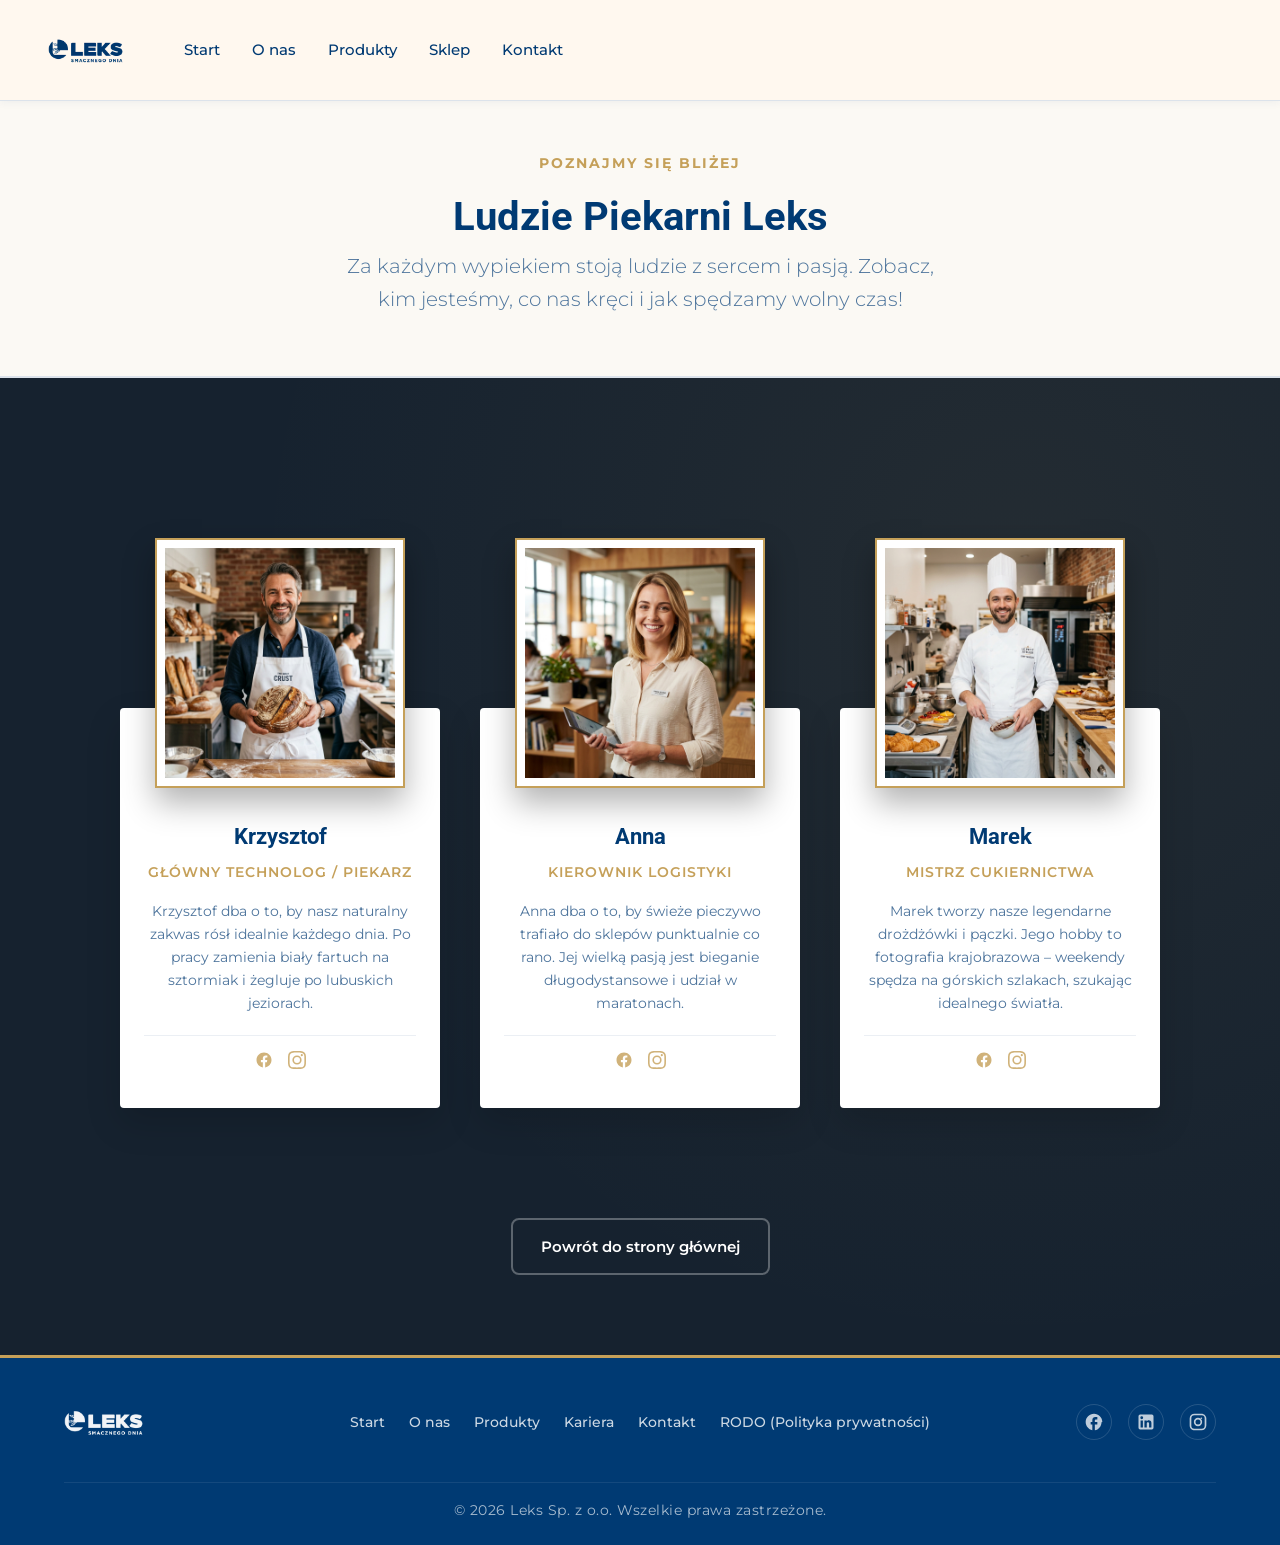
<file: src/team.html>
<!DOCTYPE html>
<html lang="pl">
<head>
    <meta charset="UTF-8">
    <meta name="viewport" content="width=device-width, initial-scale=1.0">
    <meta name="description" content="Poznaj zespół Piekarni Leks - Ludzie stojący za sukcesem chrupiącego pieczywa i ich pasje.">
    <title>Poznajmy się - Leks Piekarnia</title>
    
    <!-- Google Fonts: Montserrat (Body) & Roboto (Headings) -->
    <link rel="preconnect" href="https://fonts.googleapis.com">
    <link rel="preconnect" href="https://fonts.gstatic.com" crossorigin>
    <link href="https://fonts.googleapis.com/css2?family=Montserrat:wght@400;500;600;700&family=Roboto:wght@300;400;500;700&display=swap" rel="stylesheet">
    
    <!-- Główne style CSS -->
    <link rel="stylesheet" href="css/style.css?v=42">
    
    <style>
        /* Specyficzna stylizacja Zespołu dopasowana pod brandbook Leksa */
        .team-section {
            background-color: #16222f; /* Głęboka ciemna noc (brandowy Prussian Blue w wersji dark) */
            padding: 100px 0 80px;
            position: relative;
            overflow: hidden;
            border-top: 1px solid var(--color-border);
        }
        
        .team-section::before {
            content: '';
            position: absolute;
            top: 0;
            left: 0;
            right: 0;
            bottom: 0;
            background: radial-gradient(circle at 80% 20%, rgba(197, 160, 89, 0.08) 0%, transparent 60%);
            pointer-events: none;
        }

        .team-hero {
            padding: 150px 0 60px;
            text-align: center;
            background-color: rgba(251, 249, 245, 0.85);
            backdrop-filter: blur(8px);
            -webkit-backdrop-filter: blur(8px);
            border-bottom: 1px solid var(--color-border);
        }
        
        .team-grid {
            display: flex;
            justify-content: center;
            gap: 40px;
            flex-wrap: wrap;
            margin-top: 60px;
        }
        
        .team-card {
            background-color: transparent;
            width: 320px;
            position: relative;
            margin-bottom: 50px;
            display: flex;
            flex-direction: column;
        }
        
        /* Górna sekcja ze zdjęciem w złotej ramce */
        .team-photo-container {
            position: relative;
            width: 250px;
            height: 250px;
            margin: 0 auto -80px; /* Nakładanie zdjęcia na białą kartę poniżej */
            z-index: 2;
            background-color: #fff;
            padding: 8px;
            border: 2px solid var(--color-accent); /* Ciepłe złoto z brandbooka */
            box-shadow: 0 15px 30px rgba(0, 0, 0, 0.3);
            transition: transform 0.4s cubic-bezier(0.25, 1, 0.5, 1), border-color 0.4s ease;
        }
        
        .team-photo {
            width: 100%;
            height: 100%;
            object-fit: cover;
        }
        
        /* Dolna biała karta z tekstem */
        .team-info-card {
            background-color: #fff;
            padding: 110px 24px 30px; /* Górny padding zapewnia przestrzeń pod fotkę */
            border-radius: var(--radius-sm);
            box-shadow: 0 15px 35px rgba(0, 0, 0, 0.15);
            text-align: center;
            flex-grow: 1;
            display: flex;
            flex-direction: column;
            justify-content: space-between;
            transition: transform 0.4s cubic-bezier(0.25, 1, 0.5, 1), box-shadow 0.4s ease;
        }
        
        .team-card:hover .team-photo-container {
            transform: scale(1.04) translateY(-8px);
            border-color: #e25c05; /* Brandowy pomarańcz z brandbooka */
        }
        
        .team-card:hover .team-info-card {
            transform: translateY(-5px);
            box-shadow: 0 25px 45px rgba(0, 0, 0, 0.25);
        }
        
        .team-name {
            font-family: var(--font-serif);
            font-size: 1.4rem;
            font-weight: 700;
            color: var(--color-primary); /* Ciemny granatowy */
            margin-bottom: 6px;
        }
        
        .team-role {
            font-size: 0.9rem;
            font-weight: 600;
            color: var(--color-accent); /* Ciepłe złoto */
            text-transform: uppercase;
            letter-spacing: 1px;
            margin-bottom: 15px;
        }
        
        .team-desc {
            font-size: 0.9rem;
            color: var(--color-text-muted);
            line-height: 1.6;
            margin-bottom: 20px;
            flex-grow: 1;
        }
        
        .team-social {
            display: flex;
            justify-content: center;
            gap: 15px;
            margin-top: auto;
            border-top: 1px solid rgba(0, 58, 115, 0.08);
            padding-top: 15px;
        }
        
        .team-social-icon {
            color: var(--color-accent);
            opacity: 0.8;
            transition: var(--transition-smooth);
        }
        
        .team-social-icon:hover {
            color: var(--color-primary);
            opacity: 1;
            transform: scale(1.15);
        }
    </style>
</head>
<body>

    <!-- Szklany, animowany Header (Nawigacja) -->
    <header id="main-header" class="header-glass header-scrolled">
        <div class="header-container">
            <a href="index.html" class="logo-link" id="nav-logo">
                <img src="img/leks_logo_smacznego.png" alt="Leks Logo">
            </a>
            
            <nav id="main-nav" class="nav-menu">
                <ul>
                    <li><a href="index.html#hero" class="nav-link">Start</a></li>
                    <li><a href="index.html#about" class="nav-link">O nas</a></li>
                    <li><a href="index.html#products" class="nav-link">Produkty</a></li>
                    <li><a href="shop.html" class="nav-link" data-i18n="nav.shop">Sklep</a></li>
                    <li><a href="index.html#contact" class="nav-link">Kontakt</a></li>
                </ul>
            </nav>
            
            <button id="menu-toggle" class="hamburger" aria-label="Otwórz menu">
                <span class="bar"></span>
                <span class="bar"></span>
                <span class="bar"></span>
            </button>
        </div>
    </header>

    <main>
        <!-- Hero podstrony -->
        <section class="team-hero">
            <div class="container">
                <span class="section-subtitle">Poznajmy się bliżej</span>
                <h1 class="section-title">Ludzie Piekarni Leks</h1>
                <p class="hero-lead" style="color: var(--color-text-muted); max-width: 600px; margin: 0 auto;">
                    Za każdym wypiekiem stoją ludzie z sercem i pasją. Zobacz, kim jesteśmy, co nas kręci i jak spędzamy wolny czas!
                </p>
            </div>
        </section>

        <!-- Sekcja z kartami zespołu -->
        <section class="team-section">
            <div class="container">
                <!-- Siatka kart -->
                <div class="team-grid">
                    
                    <!-- Karta 1: Krzysztof -->
                    <div class="team-card">
                        <div class="team-photo-container">
                            <img src="img/team_krzysztof.png" alt="Krzysztof - Główny Piekarz" class="team-photo">
                        </div>
                        <div class="team-info-card">
                            <div>
                                <h3 class="team-name">Krzysztof</h3>
                                <div class="team-role">Główny Technolog / Piekarz</div>
                                <p class="team-desc">
                                    Krzysztof dba o to, by nasz naturalny zakwas rósł idealnie każdego dnia. Po pracy zamienia biały fartuch na sztormiak i żegluje po lubuskich jeziorach.
                                </p>
                            </div>
                            <div class="team-social">
                                <a href="#" class="team-social-icon" aria-label="Facebook">
                                    <svg viewBox="0 0 24 24" width="18" height="18" fill="currentColor"><path d="M12 2C6.477 2 2 6.477 2 12c0 4.991 3.657 9.128 8.438 9.879V14.89h-2.54V12h2.54V9.797c0-2.506 1.492-3.89 3.777-3.89 1.094 0 2.238.195 2.238.195v2.46h-1.26c-1.243 0-1.63.771-1.63 1.562V12h2.773l-.443 2.89h-2.33v6.989C18.343 21.129 22 16.99 22 12c0-5.523-4.477-10-10-10z"/></svg>
                                </a>
                                <a href="#" class="team-social-icon" aria-label="Instagram">
                                    <svg viewBox="0 0 24 24" width="18" height="18" fill="currentColor"><path d="M12 2.163c3.204 0 3.584.012 4.85.07 3.252.148 4.771 1.691 4.919 4.919.058 1.265.069 1.645.069 4.849 0 3.205-.012 3.584-.069 4.849-.149 3.225-1.664 4.771-4.919 4.919-1.266.058-1.644.07-4.85.07-3.204 0-3.584-.012-4.849-.07-3.26-.149-4.771-1.699-4.919-4.92-.058-1.265-.07-1.644-.07-4.849 0-3.204.013-3.583.07-4.849.149-3.227 1.664-4.771 4.919-4.919 1.266-.057 1.645-.069 4.849-.069zM12 0C8.741 0 8.333.014 7.053.072 2.695.272.273 2.69.073 7.051.014 8.333 0 8.741 0 12c0 3.259.014 3.668.072 4.948.2 4.358 2.618 6.78 6.98 6.98 1.281.058 1.689.072 4.948.072 3.259 0 3.668-.014 4.948-.072 4.354-.2 6.782-2.618 6.979-6.98.059-1.28.073-1.689.073-4.948 0-3.259-.014-3.667-.072-4.947-.196-4.354-2.617-6.78-6.979-6.98C15.668.014 15.259 0 12 0zm0 5.838a6.162 6.162 0 1 0 0 12.324 6.162 6.162 0 0 0 0-12.324zM12 16a4 4 0 1 1 0-8 4 4 0 0 1 0 8zm6.406-11.845a1.44 1.44 0 1 0 0 2.881 1.44 1.44 0 0 0 0-2.881z"/></svg>
                                </a>
                            </div>
                        </div>
                    </div>

                    <!-- Karta 2: Anna -->
                    <div class="team-card">
                        <div class="team-photo-container">
                            <img src="img/team_anna.png" alt="Anna - Logistyka i Dystrybucja" class="team-photo">
                        </div>
                        <div class="team-info-card">
                            <div>
                                <h3 class="team-name">Anna</h3>
                                <div class="team-role">Kierownik Logistyki</div>
                                <p class="team-desc">
                                    Anna dba o to, by świeże pieczywo trafiało do sklepów punktualnie co rano. Jej wielką pasją jest bieganie długodystansowe i udział w maratonach.
                                </p>
                            </div>
                            <div class="team-social">
                                <a href="#" class="team-social-icon" aria-label="Facebook">
                                    <svg viewBox="0 0 24 24" width="18" height="18" fill="currentColor"><path d="M12 2C6.477 2 2 6.477 2 12c0 4.991 3.657 9.128 8.438 9.879V14.89h-2.54V12h2.54V9.797c0-2.506 1.492-3.89 3.777-3.89 1.094 0 2.238.195 2.238.195v2.46h-1.26c-1.243 0-1.63.771-1.63 1.562V12h2.773l-.443 2.89h-2.33v6.989C18.343 21.129 22 16.99 22 12c0-5.523-4.477-10-10-10z"/></svg>
                                </a>
                                <a href="#" class="team-social-icon" aria-label="Instagram">
                                    <svg viewBox="0 0 24 24" width="18" height="18" fill="currentColor"><path d="M12 2.163c3.204 0 3.584.012 4.85.07 3.252.148 4.771 1.691 4.919 4.919.058 1.265.069 1.645.069 4.849 0 3.205-.012 3.584-.069 4.849-.149 3.225-1.664 4.771-4.919 4.919-1.266.058-1.644.07-4.85.07-3.204 0-3.584-.012-4.849-.07-3.26-.149-4.771-1.699-4.919-4.92-.058-1.265-.07-1.644-.07-4.849 0-3.204.013-3.583.07-4.849.149-3.227 1.664-4.771 4.919-4.919 1.266-.057 1.645-.069 4.849-.069zM12 0C8.741 0 8.333.014 7.053.072 2.695.272.273 2.69.073 7.051.014 8.333 0 8.741 0 12c0 3.259.014 3.668.072 4.948.2 4.358 2.618 6.78 6.98 6.98 1.281.058 1.689.072 4.948.072 3.259 0 3.668-.014 4.948-.072 4.354-.2 6.782-2.618 6.979-6.98.059-1.28.073-1.689.073-4.948 0-3.259-.014-3.667-.072-4.947-.196-4.354-2.617-6.78-6.979-6.98C15.668.014 15.259 0 12 0zm0 5.838a6.162 6.162 0 1 0 0 12.324 6.162 6.162 0 0 0 0-12.324zM12 16a4 4 0 1 1 0-8 4 4 0 0 1 0 8zm6.406-11.845a1.44 1.44 0 1 0 0 2.881 1.44 1.44 0 0 0 0-2.881z"/></svg>
                                </a>
                            </div>
                        </div>
                    </div>

                    <!-- Karta 3: Marek -->
                    <div class="team-card">
                        <div class="team-photo-container">
                            <img src="img/team_marek.png" alt="Marek - Mistrz Cukiernictwa" class="team-photo">
                        </div>
                        <div class="team-info-card">
                            <div>
                                <h3 class="team-name">Marek</h3>
                                <div class="team-role">Mistrz Cukiernictwa</div>
                                <p class="team-desc">
                                    Marek tworzy nasze legendarne drożdżówki i pączki. Jego hobby to fotografia krajobrazowa – weekendy spędza na górskich szlakach, szukając idealnego światła.
                                </p>
                            </div>
                            <div class="team-social">
                                <a href="#" class="team-social-icon" aria-label="Facebook">
                                    <svg viewBox="0 0 24 24" width="18" height="18" fill="currentColor"><path d="M12 2C6.477 2 2 6.477 2 12c0 4.991 3.657 9.128 8.438 9.879V14.89h-2.54V12h2.54V9.797c0-2.506 1.492-3.89 3.777-3.89 1.094 0 2.238.195 2.238.195v2.46h-1.26c-1.243 0-1.63.771-1.63 1.562V12h2.773l-.443 2.89h-2.33v6.989C18.343 21.129 22 16.99 22 12c0-5.523-4.477-10-10-10z"/></svg>
                                </a>
                                <a href="#" class="team-social-icon" aria-label="Instagram">
                                    <svg viewBox="0 0 24 24" width="18" height="18" fill="currentColor"><path d="M12 2.163c3.204 0 3.584.012 4.85.07 3.252.148 4.771 1.691 4.919 4.919.058 1.265.069 1.645.069 4.849 0 3.205-.012 3.584-.069 4.849-.149 3.225-1.664 4.771-4.919 4.919-1.266.058-1.644.07-4.85.07-3.204 0-3.584-.012-4.849-.07-3.26-.149-4.771-1.699-4.919-4.92-.058-1.265-.07-1.644-.07-4.849 0-3.204.013-3.583.07-4.849.149-3.227 1.664-4.771 4.919-4.919 1.266-.057 1.645-.069 4.849-.069zM12 0C8.741 0 8.333.014 7.053.072 2.695.272.273 2.69.073 7.051.014 8.333 0 8.741 0 12c0 3.259.014 3.668.072 4.948.2 4.358 2.618 6.78 6.98 6.98 1.281.058 1.689.072 4.948.072 3.259 0 3.668-.014 4.948-.072 4.354-.2 6.782-2.618 6.979-6.98.059-1.28.073-1.689.073-4.948 0-3.259-.014-3.667-.072-4.947-.196-4.354-2.617-6.78-6.979-6.98C15.668.014 15.259 0 12 0zm0 5.838a6.162 6.162 0 1 0 0 12.324 6.162 6.162 0 0 0 0-12.324zM12 16a4 4 0 1 1 0-8 4 4 0 0 1 0 8zm6.406-11.845a1.44 1.44 0 1 0 0 2.881 1.44 1.44 0 0 0 0-2.881z"/></svg>
                                </a>
                            </div>
                        </div>
                    </div>

                </div>

                <!-- Przycisk powrotu w sekcji -->
                <div style="margin-top: 60px; text-align: center;">
                    <a href="index.html" class="btn btn-outline" style="color: #fff; border-color: rgba(255, 255, 255, 0.3);">Powrót do strony głównej</a>
                </div>
            </div>
        </section>
    </main>

    <!-- Stopka (Identyczna) -->
    <footer id="main-footer" class="footer-minimalist">
        <div class="container footer-container-minimal">
            <div class="footer-brand">
                <img src="img/leks_logo_smacznego.png" alt="Leks Logo" class="footer-logo-white">
            </div>
            
            <nav class="footer-nav">
                <ul>
                    <li><a href="index.html#hero">Start</a></li>
                    <li><a href="index.html#about">O nas</a></li>
                    <li><a href="index.html#products">Produkty</a></li>
                    <li><a href="index.html#career">Kariera</a></li>
                    <li><a href="index.html#contact">Kontakt</a></li>
                    <li><a href="#" id="trigger-privacy-modal" class="privacy-link">RODO (Polityka prywatności)</a></li>
                </ul>
            </nav>
            
            <div class="footer-social-copyright">
                <div class="footer-social-icons">
                    <a href="https://www.facebook.com/LeksPiekarnia" class="social-icon" id="social-fb" aria-label="Facebook" target="_blank" rel="noopener">
                        <svg viewBox="0 0 24 24" width="20" height="20" fill="currentColor">
                            <path d="M22 12c0-5.52-4.48-10-10-10S2 6.48 2 12c0 4.84 3.44 8.87 8 9.8V15H8v-3h2V9.5C10 7.57 11.57 6 13.5 6H16v3h-2c-.55 0-1 .45-1 1v2h3v3h-3v6.95c4.56-.93 8-4.96 8-9.8z"/>
                        </svg>
                    </a>
                    <a href="https://www.linkedin.com/company/leks-produkcja-piekarnicza-i-cukiernicza/" class="social-icon" id="social-ln" aria-label="LinkedIn" target="_blank" rel="noopener">
                        <svg viewBox="0 0 24 24" width="20" height="20" fill="currentColor">
                            <path d="M19 3a2 2 0 0 1 2 2v14a2 2 0 0 1-2 2H5a2 2 0 0 1-2-2V5a2 2 0 0 1 2-2h14m-.5 15.5v-5.3a3.26 3.26 0 0 0-3.26-3.26c-.85 0-1.84.52-2.32 1.3v-1.11h-2.79v8.37h2.79v-4.93c0-.77.62-1.4 1.39-1.4a1.4 1.4 0 0 1 1.4 1.4v4.93h2.79M6.88 8.56a1.68 1.68 0 0 0 1.68-1.68c0-.93-.75-1.69-1.68-1.69a1.69 1.69 0 0 0-1.69 1.69c0 .93.76 1.68 1.69 1.68m1.39 9.94v-8.37H5.5v8.37h2.77z"/>
                        </svg>
                    </a>
                    <a href="https://www.instagram.com/leks2ab/" class="social-icon" id="social-ig" aria-label="Instagram" target="_blank" rel="noopener">
                        <svg viewBox="0 0 24 24" width="20" height="20" fill="currentColor">
                            <path d="M7.8 2h8.4C19.4 2 22 4.6 22 7.8v8.4a5.8 5.8 0 0 1-5.8 5.8H7.8C4.6 22 2 19.4 2 16.2V7.8A5.8 5.8 0 0 1 7.8 2m-.2 2A3.6 3.6 0 0 0 4 7.6v8.8A3.6 3.6 0 0 0 7.6 20h8.8a3.6 3.6 0 0 0 3.6-3.6V7.6A3.6 3.6 0 0 0 16.4 4H7.6m8.4 4.5a1 1 0 1 1 0-2 1 1 0 0 1 0 2M12 7a5 5 0 1 1 0 10 5 5 0 0 1 0-10m0 2a3 3 0 1 0 0 6 3 3 0 0 0 0-6z"/>
                        </svg>
                    </a>
                </div>
            </div>
        </div>
        <div class="container">
            <div class="footer-bottom-bar">
                <p class="footer-copyright">&copy; 2026 Leks Sp. z o.o. Wszelkie prawa zastrzeżone.</p>
            </div>
        </div>
    </footer>

    <!-- Modal RODO / Polityka Prywatności -->
    <div id="privacy-modal" class="modal-backdrop">
        <div class="modal-card privacy-modal-card">
            <button id="close-privacy-modal" class="modal-close-btn" aria-label="Zamknij">&times;</button>
            <div class="privacy-modal-body">
                <span class="modal-badge">Dokumentacja RODO</span>
                <h2 class="modal-title">Polityka Prywatności</h2>
                <div class="modal-divider"></div>
                
                <div class="privacy-text-content">
                    <p>W trosce o dane osobowe, które zostały nam przekazane informujemy, że jesteśmy odpowiednio przygotowani do ich ochrony, uwzględniając przepisy Rozporządzenia Parlamentu Europejskiego i Rady UE 2016/679 z dnia 27 kwietnia 2016 r. w sprawie ochrony osób fizycznych w związku z przetwarzaniem danych osobowych i w sprawie swobodnego przepływu takich danych oraz uchylenia dyrektywy 95/46/WE (zwanym dalej RODO).</p>
                    <p>Chcąc zapewnić transparentność realizowanych przez nas procesów przetwarzania przedstawiamy obowiązujące w Leks Sp. z o. o. zasady ochrony danych osobowych, oraz informacje o prawach wynikających z przepisów, dla osób, które powierzyły nam swoje dane osobowe.</p>
                    
                    <h3>Klauzula informacyjna</h3>
                    <p>Pełna treść polityki RODO dostępna jest na stronie głównej serwisu.</p>
                </div>
                
                <div class="modal-actions" style="margin-top: 30px; justify-content: flex-end;">
                    <button id="close-privacy-action-btn" class="btn btn-primary">Rozumiem</button>
                </div>
            </div>
        </div>
    </div>

    <!-- Biblioteki GSAP -->
    <script src="https://cdnjs.cloudflare.com/ajax/libs/gsap/3.12.5/gsap.min.js"></script>
    <script>
        // Hamburger Menu Logic (Identyczna)
        const menuToggle = document.getElementById("menu-toggle");
        const mainNav = document.getElementById("main-nav");
        
        if (menuToggle && mainNav) {
            menuToggle.addEventListener("click", () => {
                menuToggle.classList.toggle("active");
                mainNav.classList.toggle("active");
            });
            
            document.querySelectorAll(".nav-link").forEach(link => {
                link.addEventListener("click", () => {
                    menuToggle.classList.remove("active");
                    mainNav.classList.remove("active");
                });
            });
        }

        // Proste, płynne wejście kart GSAP
        window.addEventListener("DOMContentLoaded", () => {
            gsap.from(".team-card", {
                opacity: 0,
                y: 50,
                stagger: 0.2,
                duration: 0.8,
                ease: "power3.out"
            });
        });
    </script>
</body>
</html>
</file>
<file: src/css/style.css>
/* ==============================================================================
   🏛 Leks Bakery Style Sheet - Premium design system based on Vanilla CSS
   Author: Senior Developer & Architekt AI (15+ years experience)
   ============================================================================== */

/* --- Domyślny System Tokenów CSS (Zmienne) --- */
:root {
    /* Paleta kolorów Premium - Zgodna z Brandbookiem LEKS 2020 */
    --color-bg: #FFF8EF;          /* Ciepła złamana biel LEKS */
    --color-bg-alt: #F7EFE4;      /* Cieplejszy beżowy podkład */
    --color-primary: #003A73;     /* Błękit Pruski LEKS */
    --color-primary-light: #004D96;
    --color-accent: #C5A059;      /* Klasyczne złoto piekarnicze */
    --color-accent-light: #E0C387;
    --color-text: #003A73;        /* Błękit Pruski jako główny kolor czcionki */
    --color-text-muted: #4D749C;  /* Mętny niebieski dla czytelnych opisów pomocniczych */
    --color-white: #FFFFFF;
    --color-border: #DCE3EB;      /* Delikatny szaro-niebieski pasujący do błękitu */
    
    /* Typografia - Zgodna z Brandbookiem LEKS 2020 (Strona 32) */
    --font-sans: 'Montserrat', sans-serif; /* Tekst akapitowy i ogólny interfejs */
    --font-serif: 'Roboto', sans-serif;    /* Nagłówki i tytuły */
    
    /* Skalowanie i cienie */
    --radius-sm: 4px;
    --radius-md: 8px;
    --radius-lg: 16px;
    --shadow-sm: 0 2px 8px rgba(0, 58, 115, 0.05);
    --shadow-md: 0 8px 24px rgba(0, 58, 115, 0.08);
    --shadow-lg: 0 16px 48px rgba(0, 58, 115, 0.12);
    
    /* Przejścia animacji */
    --transition-fast: all 0.2s cubic-bezier(0.4, 0, 0.2, 1);
    --transition-smooth: all 0.4s cubic-bezier(0.4, 0, 0.2, 1);
}

/* --- Global Reset & Podstawowe Ustawienia --- */
* {
    margin: 0;
    padding: 0;
    box-sizing: border-box;
}

html {
    scroll-behavior: smooth;
    font-size: 16px;
    background-color: #FFF8EF;
}

body {
    font-family: var(--font-sans);
    color: var(--color-text);
    line-height: 1.65;
    overflow-x: hidden;
    -webkit-font-smoothing: antialiased;
    position: relative;
}

/* Delicate fixed beige background with bread crumbs */
body::before {
    content: "";
    position: fixed;
    top: 0;
    left: 0;
    width: 100%;
    height: 100%;
    z-index: -2;
    pointer-events: none;
    background-color: #FFF8EF;
    background-image: url("data:image/svg+xml;utf8,<svg viewBox='0 0 160 160' xmlns='http://www.w3.org/2000/svg'><circle cx='20' cy='30' r='0.75' fill='%23C5A059' opacity='0.35'/><circle cx='100' cy='50' r='0.6' fill='%23003A73' opacity='0.2'/><circle cx='140' cy='120' r='0.75' fill='%23C5A059' opacity='0.3'/><circle cx='50' cy='110' r='0.5' fill='%23003A73' opacity='0.18'/><path d='M80,25 Q82,27 81,28' stroke='%23C5A059' stroke-width='0.6' fill='none' opacity='0.35'/><path d='M120,85 Q118,87 119,89' stroke='%23003A73' stroke-width='0.5' fill='none' opacity='0.22'/><circle cx='60' cy='65' r='0.8' fill='%23C5A059' opacity='0.3'/><circle cx='15' cy='135' r='0.6' fill='%23003A73' opacity='0.15'/><circle cx='110' cy='150' r='0.5' fill='%23C5A059' opacity='0.3'/></svg>");
    background-size: 160px 160px;
    background-repeat: repeat;
}

/* --- Klasy Pomocnicze & Layout --- */
.container {
    width: 100%;
    max-width: 1200px;
    margin: 0 auto;
    padding: 0 24px;
}

.section-padding {
    padding: 100px 0;
}

.bg-alt {
    background-color: rgba(247, 239, 228, 0.45);
    backdrop-filter: blur(8px);
    -webkit-backdrop-filter: blur(8px);
}

/* Ensure sections are relative for parallax elements */
#about, #products, #features-2ab, #blog {
    position: relative;
    overflow: hidden;
}

.text-center {
    text-align: center;
}

.accent-text {
    color: var(--color-accent);
}

/* --- Przyciski (Buttons) --- */
.btn {
    display: inline-flex;
    align-items: center;
    justify-content: center;
    padding: 14px 28px;
    font-family: var(--font-sans);
    font-size: 0.95rem;
    font-weight: 600;
    border-radius: var(--radius-md);
    cursor: pointer;
    text-decoration: none;
    transition: var(--transition-fast);
}

.btn-primary {
    background-color: var(--color-primary);
    color: var(--color-white);
    border: 2px solid var(--color-primary);
}

.btn-primary:hover {
    background-color: var(--color-primary-light);
    border-color: var(--color-primary-light);
    transform: translateY(-2px);
    box-shadow: var(--shadow-md);
}

.btn-accent {
    background-color: var(--color-accent);
    color: var(--color-white);
    border: 2px solid var(--color-accent);
}

.btn-success {
    background-color: #28a745;
    color: var(--color-white);
    border: 2px solid #28a745;
}

.btn-success:hover {
    background-color: #218838;
    border-color: #218838;
}

.btn-accent:hover {
    background-color: var(--color-accent-light);
    border-color: var(--color-accent-light);
    color: var(--color-primary);
    transform: translateY(-2px);
    box-shadow: var(--shadow-md);
}

.btn-outline {
    background-color: transparent;
    color: var(--color-white);
    border: 2px solid var(--color-white);
}

.btn-outline:hover {
    background-color: var(--color-white);
    color: var(--color-primary);
    transform: translateY(-2px);
}

.btn-sm {
    padding: 8px 16px;
    font-size: 0.85rem;
}

.btn-block {
    display: flex;
    width: 100%;
}

/* --- Sekcje Header / Tytuły --- */
.section-header {
    margin-bottom: 60px;
}

.section-subtitle {
    font-family: var(--font-sans);
    font-size: 0.85rem;
    font-weight: 700;
    text-transform: uppercase;
    letter-spacing: 2px;
    color: var(--color-accent);
}

.section-title {
    font-family: var(--font-serif);
    font-size: 2.5rem;
    font-weight: 700;
    color: var(--color-primary);
    margin-top: 8px;
}

.section-line {
    width: 60px;
    height: 3px;
    background-color: var(--color-accent);
    margin: 16px auto 0;
    border-radius: 2px;
}

/* ==============================================================================
   HEADER & STICKY GLASS NAVIGATION
   ============================================================================== */
#main-header {
    position: fixed;
    top: 0;
    left: 0;
    width: 100%;
    z-index: 1000;
    transition: var(--transition-smooth);
    border-bottom: 1px solid transparent;
}

.header-glass {
    background-color: rgba(255, 248, 239, 0.96);
    backdrop-filter: blur(16px);
    -webkit-backdrop-filter: blur(16px);
    border-bottom: 1px solid var(--color-border) !important;
}

.header-scrolled {
    box-shadow: var(--shadow-sm);
}

.header-container {
    max-width: 100%;
    margin: 0 auto;
    padding: 24px 48px;
    display: flex;
    align-items: center;
    justify-content: flex-start; /* Menu na lewą stronę, logotyp do brzegu */
    gap: 60px; /* Odstęp między logo a menu */
    transition: all 0.4s cubic-bezier(0.16, 1, 0.3, 1);
}

.header-scrolled .header-container {
    padding: 12px 48px; /* Pasek się zmniejsza przy skrolowaniu */
}

.logo-link {
    text-decoration: none;
    display: flex;
    flex-direction: column;
}

.logo-link img {
    height: 96px; /* Powiększony logotyp */
    width: auto;
    display: block;
    transition: all 0.4s cubic-bezier(0.16, 1, 0.3, 1);
}

.header-scrolled .logo-link img {
    height: 76px; /* Zmniejszanie logo przy skrolowaniu */
}

@media (max-width: 768px) {
    .header-container {
        justify-content: space-between; /* Przywrócenie logo po lewej, hamburger po prawej */
        padding: 14px 20px;
        gap: 0;
    }
    .header-scrolled .header-container {
        padding: 8px 20px;
    }
    .logo-link img {
        height: 64px; /* Responsywne logo na tabletach/telefonach */
    }
    .header-scrolled .logo-link img {
        height: 52px;
    }
}

@media (max-width: 480px) {
    .logo-link img {
        height: 56px;
    }
    .header-scrolled .logo-link img {
        height: 46px;
    }
}

.logo-text {
    font-family: var(--font-serif);
    font-size: 1.8rem;
    font-weight: 800;
    color: var(--color-primary);
    letter-spacing: 1px;
}

.logo-subtext {
    font-size: 0.65rem;
    font-weight: 700;
    letter-spacing: 4px;
    color: var(--color-accent);
    text-transform: uppercase;
    margin-top: -4px;
}

.nav-menu ul {
    display: flex;
    list-style: none;
    gap: 32px;
}

.nav-link {
    text-decoration: none;
    font-size: 0.95rem;
    font-weight: 500;
    color: var(--color-text);
    position: relative;
    transition: var(--transition-fast);
}

.nav-link#link-b2b,
.nav-menu .nav-link[href="b2b.html"],
.nav-menu .nav-link[data-i18n="nav.b2b"] {
    font-weight: 700;
}

.nav-link:hover, .nav-link.active {
    color: var(--color-accent);
}

.nav-link::after {
    content: '';
    position: absolute;
    bottom: -6px;
    left: 0;
    width: 0;
    height: 2px;
    background-color: var(--color-accent);
    transition: var(--transition-fast);
}

.nav-link:hover::after, .nav-link.active::after {
    width: 100%;
}

/* --- Premium Language Dropdown --- */
.lang-dropdown-wrapper {
    position: relative;
    display: inline-block;
    margin-left: 16px;
    border-left: 1px solid rgba(0, 58, 115, 0.15);
    padding-left: 20px;
}

.lang-dropdown-trigger {
    display: flex;
    align-items: center;
    gap: 8px;
    color: var(--color-text);
    font-family: var(--font-sans);
    font-size: 0.9rem;
    font-weight: 700;
    cursor: pointer;
    padding: 6px 12px;
    border-radius: var(--radius-md);
    background-color: rgba(0, 58, 115, 0.03);
    border: 1px solid rgba(0, 58, 115, 0.08);
    transition: var(--transition-fast);
}

.lang-dropdown-trigger:hover {
    background-color: rgba(197, 160, 89, 0.08);
    border-color: rgba(197, 160, 89, 0.2);
    color: var(--color-accent);
}

.flag-svg {
    border-radius: 2px;
    box-shadow: 0 1px 3px rgba(0, 0, 0, 0.15);
    display: block;
    object-fit: cover;
}

.lang-chevron {
    transition: transform 0.3s cubic-bezier(0.4, 0, 0.2, 1);
    opacity: 0.7;
}

.lang-dropdown-menu {
    position: absolute;
    top: calc(100% + 8px);
    right: 0;
    background-color: rgba(255, 255, 255, 0.95);
    backdrop-filter: blur(16px);
    -webkit-backdrop-filter: blur(16px);
    border: 1px solid rgba(0, 58, 115, 0.1);
    border-radius: var(--radius-md);
    box-shadow: var(--shadow-lg);
    padding: 6px 0;
    min-width: 160px;
    z-index: 1001;
    list-style: none;
    display: flex;
    flex-direction: column;
    opacity: 0;
    transform: translateY(-10px);
    pointer-events: none;
    transition: opacity 0.3s cubic-bezier(0.4, 0, 0.2, 1), transform 0.3s cubic-bezier(0.4, 0, 0.2, 1);
}

.lang-dropdown-wrapper:hover .lang-dropdown-menu,
.lang-dropdown-wrapper.active-open .lang-dropdown-menu {
    opacity: 1;
    transform: translateY(0);
    pointer-events: auto;
}

.lang-dropdown-wrapper:hover .lang-chevron,
.lang-dropdown-wrapper.active-open .lang-chevron {
    transform: rotate(180deg);
}

.lang-option {
    display: flex;
    align-items: center;
    gap: 10px;
    padding: 10px 16px;
    color: var(--color-text);
    font-family: var(--font-sans);
    font-size: 0.85rem;
    font-weight: 500;
    cursor: pointer;
    transition: var(--transition-fast);
}

.lang-option:hover {
    background-color: rgba(197, 160, 89, 0.08);
    color: var(--color-accent);
}

.lang-option.active {
    font-weight: 700;
    background-color: rgba(0, 58, 115, 0.05);
    color: var(--color-primary);
}

.lang-text {
    white-space: nowrap;
}

.hamburger {
    display: none;
    background: none;
    border: none;
    cursor: pointer;
}

.hamburger .bar {
    display: block;
    width: 25px;
    height: 3px;
    margin: 5px auto;
    background-color: var(--color-primary);
    transition: var(--transition-fast);
}

/* ==============================================================================
   HERO SECTION
   ============================================================================== */
.hero-section {
    position: relative;
    height: 100vh;
    min-height: 600px;
    display: flex;
    align-items: center;
    justify-content: center;
    color: var(--color-white);
    text-align: center;
    overflow: hidden;
}

.hero-bg-container {
    position: absolute;
    top: 0;
    left: 0;
    width: 100%;
    height: 100%;
    z-index: 1;
}

.hero-bg {
    width: 100%;
    height: 100%;
    background-image: url('https://images.unsplash.com/photo-1509440159596-0249088772ff?q=80&w=1920&auto=format&fit=crop');
    background-size: cover;
    background-position: center;
    transform: scale(1.1);
    transition: transform 8s ease-out;
}

.hero-video {
    width: 106%;
    height: 106%;
    object-fit: cover;
    transform: scale(1.1) translate(-2%, -2%);
    transition: transform 8s ease-out;
}

.hero-overlay {
    position: absolute;
    top: 0;
    left: 0;
    width: 100%;
    height: 100%;
    background: linear-gradient(to bottom, rgba(62, 39, 35, 0.4), rgba(62, 39, 35, 0.75));
    z-index: 2;
}

.hero-content {
    position: relative;
    z-index: 3;
    max-width: 800px;
    padding: 0 24px;
    margin-top: 60px;
}

.hero-subtitle {
    font-size: 0.9rem;
    font-weight: 700;
    text-transform: uppercase;
    letter-spacing: 4px;
    color: var(--color-accent-light);
    display: block;
    margin-bottom: 16px;
}

.hero-title {
    font-family: var(--font-serif);
    font-size: 4rem;
    font-weight: 700;
    line-height: 1.15;
    margin-bottom: 24px;
}

.hero-lead {
    font-size: 1.25rem;
    font-weight: 300;
    color: rgba(255, 255, 255, 0.9);
    margin-bottom: 40px;
}

.hero-actions {
    display: flex;
    justify-content: center;
    gap: 16px;
}

.scroll-indicator {
    position: absolute;
    bottom: 40px;
    left: 50%;
    transform: translateX(-50%);
    z-index: 3;
    display: flex;
    flex-direction: column;
    align-items: center;
    gap: 8px;
    opacity: 0.8;
}

.mouse-icon {
    width: 24px;
    height: 40px;
    border: 2px solid var(--color-white);
    border-radius: 12px;
    position: relative;
}

.mouse-wheel {
    width: 4px;
    height: 8px;
    background-color: var(--color-white);
    border-radius: 2px;
    position: absolute;
    top: 8px;
    left: 50%;
    transform: translateX(-50%);
    animation: scrollWheel 2s infinite;
}

.scroll-text {
    font-size: 0.75rem;
    font-weight: 500;
    text-transform: uppercase;
    letter-spacing: 2px;
    color: var(--color-white);
}

@keyframes scrollWheel {
    0% { opacity: 1; top: 8px; }
    50% { opacity: 0; top: 20px; }
    100% { opacity: 1; top: 8px; }
}

/* ==============================================================================
   O NAS & INTERAKTYWNA OŚ CZASU (GSAP TARGET)
   ============================================================================== */
.about-grid {
    display: flex;
    flex-direction: column;
    gap: 50px;
    width: 100%;
}

.about-intro-row {
    display: grid;
    grid-template-columns: 1.15fr 0.85fr;
    gap: 60px;
    align-items: center;
    width: 100%;
    margin-bottom: 30px;
}

.about-text-content {
    text-align: left;
}

.about-text-content .lead-text {
    font-size: 1.3rem;
    font-weight: 500;
    color: var(--color-primary);
    line-height: 1.6;
    margin-bottom: 24px;
    text-shadow: none !important;
    filter: none !important;
    opacity: 1 !important;
}

.about-text-content p {
    font-size: 1.05rem;
    font-weight: 400; /* Klasyczna grubość */
    color: var(--color-text); /* Brandowy Prussian Blue */
    margin-bottom: 20px;
    text-shadow: none !important;
    filter: none !important;
    opacity: 1 !important;
}

.about-image-column {
    width: 100%;
}

.about-image-wrapper {
    position: relative;
    border-radius: var(--radius-lg);
    overflow: visible; /* Aby ramka przesunięcia nie była ucięta */
    transition: var(--transition-smooth);
}

.about-image-wrapper::before {
    content: '';
    position: absolute;
    top: 15px;
    left: 15px;
    right: -15px;
    bottom: -15px;
    border: 2px dashed var(--color-accent);
    border-radius: var(--radius-lg);
    z-index: 1;
    pointer-events: none;
    transition: var(--transition-smooth);
}

.about-image-container {
    position: relative;
    border-radius: var(--radius-lg);
    overflow: hidden;
    box-shadow: var(--shadow-lg);
    z-index: 2;
    aspect-ratio: 4 / 3; /* Idealne proporcje dla zdjęcia grupowego */
    background-color: var(--color-primary);
}

.about-team-img {
    width: 100%;
    height: 100%;
    object-fit: cover;
    display: block;
    filter: grayscale(0.15) contrast(1.05) brightness(0.8); /* Elegancko przyciemnione i lekko artystyczne wyciszenie kolorów */
    transition: var(--transition-smooth);
}

.about-image-overlay {
    position: absolute;
    bottom: 20px;
    left: 20px;
    z-index: 3;
    pointer-events: none;
}

.about-image-badge {
    background-color: rgba(0, 58, 115, 0.9); /* Translucentny granat */
    color: var(--color-white);
    font-family: var(--font-sans);
    font-size: 0.8rem;
    font-weight: 700;
    text-transform: uppercase;
    letter-spacing: 2px;
    padding: 8px 16px;
    border-radius: 4px;
    border: 1px solid var(--color-accent);
    box-shadow: 0 4px 12px rgba(0, 58, 115, 0.2);
    backdrop-filter: blur(4px);
}

/* Interakcja na hover */
.about-image-wrapper:hover::before {
    transform: translate(-8px, -8px);
    border-color: var(--color-primary);
}

.about-image-wrapper:hover .about-team-img {
    filter: grayscale(0) contrast(1.02) brightness(1.02); /* Ożywienie kolorów i jasności po najechaniu */
    transform: scale(1.04);
}

/* Responsywność dla wdrożonego zdjęcia o nas */
@media (max-width: 992px) {
    .about-intro-row {
        grid-template-columns: 1fr;
        gap: 40px;
        text-align: center;
    }
    
    .about-text-content {
        text-align: center;
        max-width: 800px;
        margin: 0 auto;
    }
    
    .about-image-column {
        max-width: 550px;
        margin: 0 auto;
        padding-right: 15px;
        padding-bottom: 15px;
    }
}

#timeline-section .container {
    max-width: 1440px;
}

.about-interactive-timeline {
    background-color: transparent !important;
    border: none !important;
    box-shadow: none !important;
    padding: 40px 0;
    position: relative;
    overflow: visible; /* Aby glow aktywnego przycisku nie był przycięty */
    width: 100%;
    max-width: 100%;
    margin: 0 auto;
}

/* Kontener wędrującej maskotki Kłos nad osią czasu */
.timeline-mascot-container {
    position: absolute;
    top: -170px;
    left: 0;
    width: 120px;
    height: 130px;
    z-index: 10;
    transform: translateX(-50%);
    transform-origin: bottom center;
    pointer-events: none;
    display: flex;
    justify-content: center;
    align-items: flex-end;
}

.timeline-mascot-img {
    width: 100%;
    max-height: 130px;
    object-fit: contain;
    filter: drop-shadow(0 10px 20px rgba(0, 58, 115, 0.12));
}

.timeline-section-title {
    font-family: var(--font-serif);
    font-size: 2.2rem;
    font-weight: 700;
    color: var(--color-primary);
    margin-bottom: 8px;
}

.timeline-section-subtitle {
    font-size: 1.05rem;
    font-weight: 400; /* Klasyczna grubość */
    color: var(--color-text); /* Brandowy Prussian Blue */
    margin-bottom: 20px;
    text-shadow: none !important;
    filter: none !important;
    opacity: 1 !important;
}

.timeline-navigation {
    display: flex;
    justify-content: space-between;
    align-items: center;
    position: relative;
    margin: 210px 0 300px; /* Bezpieczny odstęp od nagłówka dla maskotki wędrującej nad cyframi */
    width: 100%;
    padding: 0 40px;
}

.timeline-navigation::before {
    content: '';
    position: absolute;
    top: 50%;
    left: 40px; /* Linia postępu zaczyna się idealnie na pierwszej kropce (1989) */
    right: 40px; /* i kończy na ostatniej kropce (2026) */
    height: 4px; /* Grubsza, bardziej premium linia */
    background: linear-gradient(to right, var(--color-primary) var(--timeline-progress, 0%), var(--color-accent-light) var(--timeline-progress, 0%));
    transform: translateY(-50%);
    z-index: 1;
    transition: background 0.4s ease;
}

.timeline-year-btn {
    position: relative;
    z-index: 2;
    background-color: #EBF2FA; /* Delikatne niebiesko-kremowe wnętrze */
    border: 3px solid var(--color-primary); /* Granatowa obwódka */
    width: 20px;
    height: 20px;
    border-radius: 50%;
    font-size: 0; /* Ukrycie domyślnego tekstu przycisku */
    color: transparent;
    cursor: pointer;
    transition: var(--transition-smooth);
    padding: 0;
    box-shadow: 0 0 10px rgba(0, 58, 115, 0.1);
}

.timeline-year-btn:hover {
    transform: scale(1.2);
    border-color: var(--color-primary);
    box-shadow: 0 0 15px rgba(0, 58, 115, 0.25);
}

.timeline-year-btn::before {
    content: attr(data-year);
    position: absolute;
    bottom: 32px; /* Pozycja nad kropką */
    left: 50%;
    transform: translateX(-50%);
    font-family: var(--font-sans);
    font-size: 0.95rem;
    font-weight: 700;
    color: #E25C05; /* Pomarańczowy/chlebowy brąz dla nieaktywnych lat */
    white-space: nowrap;
    transition: var(--transition-smooth);
}

.timeline-year-btn.active {
    width: 32px;
    height: 32px;
    background-color: var(--color-primary); /* Ciemny środek */
    border: 5px solid #BDD5EE; /* Jasnoniebieski pierścień wokół */
    outline: 2px solid var(--color-primary); /* Granatowa obwódka */
    box-shadow: 0 0 0 10px rgba(189, 213, 238, 0.4), 0 0 20px rgba(0, 58, 115, 0.35); /* Piękna aura świecenia */
    transform: scale(1.1);
}

.timeline-year-btn.active::before {
    color: var(--color-primary); /* Aktywny rok na granatowo */
    font-size: 1.1rem; /* Lekko powiększony dla akcentu */
    font-weight: 800;
}

/* Pływająca, świecąca karta opisu roku (Zoptymalizowana pod osi czasu) */
.timeline-content-card {
    position: absolute;
    top: 50px; /* Pozycja pod kropkami */
    left: 0; /* Dynamicznie ustawiane przez JS */
    transform: translate(-50%, 15px);
    width: 460px; /* Zwiększona szerokość, aby cały nagłówek był w jednej linii bez łamania słów */
    padding: 24px 28px;
    border-radius: var(--radius-md);
    background-color: rgba(255, 248, 239, 0.98) !important; /* Ciepłe, kremowe tło */
    border: 2.5px solid var(--color-accent) !important; /* Złota ramka nadająca premium look */
    box-shadow: 0 10px 30px rgba(0, 58, 115, 0.15), 0 0 25px rgba(197, 160, 89, 0.3) !important; /* Złoty efekt glow */
    z-index: 10;
    opacity: 0;
    visibility: hidden;
    transition: opacity 0.35s ease, transform 0.35s ease, left 0.6s cubic-bezier(0.25, 1, 0.5, 1);
    pointer-events: none;
}

.timeline-content-card.active {
    opacity: 1;
    visibility: visible;
    transform: translate(-50%, 0);
}

/* Dekoracyjna strzałka skierowana w górę (do aktywnej kropki) */
.timeline-content-card::after {
    content: '';
    position: absolute;
    top: -10px; /* Pozycja na górze */
    left: 50%;
    transform: translateX(-50%);
    border-width: 0 10px 10px; /* Trójkąt skierowany w górę */
    border-style: solid;
    border-color: transparent transparent var(--color-accent);
    display: block;
    width: 0;
}

.timeline-content-card::before {
    content: '';
    position: absolute;
    top: -7px; /* Pozycja na górze */
    left: 50%;
    transform: translateX(-50%);
    border-width: 0 8px 8px; /* Trójkąt skierowany w górę */
    border-style: solid;
    border-color: transparent transparent rgba(255, 248, 239, 0.98);
    z-index: 11;
    display: block;
    width: 0;
}

.timeline-card-title {
    font-family: var(--font-serif);
    font-size: 1.4rem;
    font-weight: 700;
    color: var(--color-primary);
    margin-bottom: 8px;
}

.timeline-card-desc {
    font-size: 0.95rem;
    font-weight: 400; /* Klasyczna grubość */
    color: var(--color-text); /* Brandowy Prussian Blue */
    line-height: 1.5;
    text-shadow: none !important;
    filter: none !important;
    opacity: 1 !important;
}

/* Responsywność dla osi czasu w timeline */
@media (min-width: 769px) and (max-width: 992px) {
    .timeline-navigation {
        margin: 160px 0 280px;
        padding: 0 20px;
    }
    
    .timeline-mascot-container {
        width: 90px;
        height: 100px;
    }
}

/* ==============================================================================
   OFERTA & PRODUKTY (DYNAMICS GRID)
   ============================================================================== */
.category-filters {
    display: flex;
    justify-content: center;
    gap: 12px;
    margin-bottom: 50px;
}

.filter-btn {
    background-color: var(--color-white);
    border: 1px solid var(--color-border);
    padding: 10px 24px;
    border-radius: 30px;
    font-size: 0.9rem;
    font-weight: 600;
    color: var(--color-text);
    cursor: pointer;
    transition: var(--transition-fast);
}

.filter-btn:hover, .filter-btn.active {
    background-color: var(--color-primary);
    border-color: var(--color-primary);
    color: var(--color-white);
}

.products-grid {
    display: grid;
    grid-template-columns: repeat(3, 1fr);
    gap: 30px;
}

@media (max-width: 991px) {
    .products-grid {
        grid-template-columns: repeat(2, 1fr);
        gap: 24px;
    }
}

@media (max-width: 576px) {
    .products-grid {
        grid-template-columns: 1fr;
        gap: 20px;
    }
}

.product-card {
    background-color: var(--color-white);
    border: 1px solid var(--color-border);
    border-radius: var(--radius-lg);
    overflow: hidden;
    box-shadow: var(--shadow-sm);
    transition: var(--transition-smooth);
    display: flex;
    flex-direction: column;
    height: 100%;
}

.product-card:hover {
    transform: translateY(-8px);
    box-shadow: var(--shadow-md);
    border-color: var(--color-accent);
}

.product-image-placeholder {
    height: 200px;
    background-color: #ffffff;
    display: flex;
    align-items: center;
    justify-content: center;
    font-size: 0;
}

.product-info {
    padding: 24px;
    display: flex;
    flex-direction: column;
    flex-grow: 1;
}

.product-category {
    font-size: 0.75rem;
    font-weight: 700;
    text-transform: uppercase;
    letter-spacing: 1px;
    color: var(--color-accent);
    display: block;
    margin-bottom: 8px;
}

.product-title {
    font-family: var(--font-serif);
    font-size: 1.3rem;
    font-weight: 700;
    color: var(--color-primary);
    margin-bottom: 12px;
}

.product-desc {
    font-size: 0.95rem;
    color: var(--color-text-muted);
}

.product-card .btn,
.product-card .open-spec-btn {
    margin-top: auto;
}

.category-card {
    background: #ffffff;
    border-radius: 16px;
    border: 1px solid #EFEBE4;
    box-shadow: 0 10px 30px rgba(139, 115, 85, 0.08), 0 1px 8px rgba(0, 0, 0, 0.03);
    overflow: hidden;
    transition: all 0.4s cubic-bezier(0.16, 1, 0.3, 1);
    display: flex;
    flex-direction: column;
    height: 100%;
}

.category-card:hover {
    transform: translateY(-8px);
    box-shadow: 0 20px 40px rgba(139, 115, 85, 0.12), 0 5px 15px rgba(0, 0, 0, 0.05);
    border-color: var(--color-accent);
}

.category-card .image-container {
    height: 220px;
    background-size: cover;
    background-position: center;
    transition: transform 0.6s ease;
    width: 100%;
}

.category-card:hover .image-container {
    transform: scale(1.05);
}

.category-card .product-info {
    padding: 24px;
    display: flex;
    flex-direction: column;
    flex-grow: 1;
}

.category-card .product-desc {
    margin-bottom: 24px;
    flex-grow: 1;
}

.category-card .btn {
    align-self: flex-start;
    width: 100%;
    background-color: var(--color-primary);
    color: var(--color-white);
    border: 2px solid var(--color-primary);
    transition: var(--transition-fast);
}

.category-card .btn:hover {
    background-color: var(--color-accent) !important;
    border-color: var(--color-accent) !important;
    color: var(--color-white) !important;
    transform: translateY(-2px);
    box-shadow: 0 4px 12px rgba(197, 160, 89, 0.2);
}




/* ==============================================================================
   PREZENTACJA CECH 2AB (CZYSTE ELEGANCKE CSS)
   ============================================================================== */
.logo-2ab-header-wrapper {
    display: flex;
    justify-content: center;
    margin-bottom: 24px;
    width: 100%;
}

.logo-2ab-header {
    height: 72px; /* zjawiskowa wielkość brandowa */
    object-fit: contain;
    filter: drop-shadow(0 4px 12px rgba(0, 58, 115, 0.08));
    transition: var(--transition-smooth);
}

.logo-2ab-header:hover {
    transform: scale(1.04);
    filter: drop-shadow(0 8px 24px rgba(197, 160, 89, 0.18));
}

.features-presentation {
    position: relative;
    max-width: 1000px;
    margin: 60px auto;
    min-height: 520px;
    background: transparent !important;
    border: none !important;
    box-shadow: none !important;
}

.features-image-wrapper {
    width: 100%;
    display: flex;
    justify-content: center;
    align-items: center;
}

.features-main-image {
    display: block;
    max-width: 100%;
    height: auto;
    z-index: -10;
    border: none !important;
    box-shadow: none !important;
    border-radius: 0 !important;
    background: transparent !important;
}

/* Design Etykiet (Premium - Złocisty beż #E5C5A1 & Sonar Effect) */
.feature-label-card {
    background: #E5C5A1; /* Złocisty beż z brandbooka */
    border: 1px solid rgba(0, 55, 110, 0.15);
    border-radius: 30px;
    padding: 12px 24px;
    box-shadow: 0 4px 15px rgba(229, 197, 161, 0.4);
    cursor: pointer;
    z-index: 10;
    transition: all 0.4s cubic-bezier(0.16, 1, 0.3, 1);
    display: inline-flex;
    flex-direction: column;
    position: absolute;
}

/* Sprzętowo akcelerowana mikrointerakcja tła (Sonar Effect) */
.feature-label-card::before {
    content: '';
    position: absolute;
    top: 0;
    left: 0;
    right: 0;
    bottom: 0;
    background: #E5C5A1;
    border-radius: 30px;
    z-index: -1;
    pointer-events: none;
    transform: scale(1);
    opacity: 0.6;
    will-change: transform, opacity;
    animation: sonarPulse 2s cubic-bezier(0.25, 0, 0, 1) infinite;
}

@keyframes sonarPulse {
    0% {
        transform: scale(1);
        opacity: 0.6;
    }
    100% {
        transform: scale(1.15);
        opacity: 0;
    }
}

.feature-label-header {
    display: flex;
    align-items: center;
    gap: 10px;
}

/* Dot i tytuł w kolorze głębokiego granatu #00376E */
.feature-dot {
    width: 8px;
    height: 8px;
    background-color: #00376E; /* Głęboki granat */
    border-radius: 50%;
    display: inline-block;
}

.feature-title {
    font-family: var(--font-sans);
    font-size: 0.95rem;
    font-weight: 700;
    color: #00376E; /* Głęboki granat */
    white-space: nowrap;
    letter-spacing: 0.5px;
}

/* Tooltip chmurka CSS-only z dopasowaniem do #00376E */
.feature-tooltip-bubble {
    position: absolute;
    background: #F8ECD9; /* Ciepłe beżowe pudełko */
    backdrop-filter: blur(10px);
    -webkit-backdrop-filter: blur(10px);
    border: 1px solid rgba(0, 55, 110, 0.15);
    box-shadow: 0 10px 30px rgba(0, 55, 110, 0.12);
    border-radius: var(--radius-md);
    padding: 16px;
    width: 280px;
    z-index: 20;
    opacity: 0;
    visibility: hidden;
    pointer-events: none;
    transition: opacity 0.35s cubic-bezier(0.16, 1, 0.3, 1), transform 0.35s cubic-bezier(0.16, 1, 0.3, 1), visibility 0.35s cubic-bezier(0.16, 1, 0.3, 1);
}

.feature-tooltip-bubble p {
    font-size: 0.88rem;
    color: #00376E; /* Głęboki granat */
    line-height: 1.45;
    margin: 0;
}

/* Hover Interaction */
.feature-label-card:hover {
    transform: translateY(-5px);
    background: #D9B792; /* Cieplejszy odcień przy najechaniu */
    box-shadow: 0 8px 25px rgba(0, 55, 110, 0.15);
    border-color: #00376E;
}

.feature-label-card:hover .feature-tooltip-bubble {
    opacity: 1;
    visibility: visible;
    transform: translate(-50%, 10px); /* Płynne wysunięcie w dół */
}

/* Desktop positions (>992px) - Spaced out B2B editorial presentation */
@media (min-width: 992px) {
    /* Linie łączące (Delikatne linie pomocnicze) */
    .feature-line {
        position: absolute;
        height: 1px;
        background: linear-gradient(to right, var(--color-accent) 0%, rgba(197, 160, 89, 0.15) 100%);
        opacity: 0.7;
        pointer-events: none;
        z-index: -2;
        transition: all 0.4s cubic-bezier(0.16, 1, 0.3, 1);
    }
    
    .feature-line::after {
        content: '';
        position: absolute;
        width: 6px;
        height: 6px;
        background-color: var(--color-accent);
        border-radius: 50%;
        top: -2.5px;
        box-shadow: 0 0 8px var(--color-accent);
    }

    /* Lewa góra */
    .fl-top-left {
        top: 15%;
        left: -15%; /* Shift further left to create a gap */
    }
    .fl-top-left .feature-line {
        top: 50%;
        left: 100%;
        width: 180px; /* Adjusted length to point to the bun */
        transform: rotate(15deg);
        transform-origin: left center;
    }
    .fl-top-left .feature-line::after {
        right: 0;
    }
    .fl-top-left .feature-tooltip-bubble {
        top: 120%; /* Otwieranie pod boxem */
        bottom: auto;
        left: 50%;
        transform: translate(-50%, 0);
    }
    .fl-top-left .feature-tooltip-bubble::after {
        content: '';
        position: absolute;
        bottom: 100%; /* Strzałka u góry tooltipa */
        top: auto;
        left: 50%;
        transform: translateX(-50%);
        border-width: 8px;
        border-style: solid;
        border-color: transparent transparent #F8ECD9 transparent; /* Skierowana w górę */
    }

    /* Prawa góra */
    .fl-top-right {
        top: 20%;
        right: -15%; /* Shift further right to create a gap */
    }
    .fl-top-right .feature-line {
        top: 50%;
        right: 100%;
        width: 180px; /* Adjusted length to point to the bun */
        transform: rotate(-14deg);
        transform-origin: right center;
        background: linear-gradient(to left, var(--color-accent) 0%, rgba(197, 160, 89, 0.15) 100%);
    }
    .fl-top-right .feature-line::after {
        left: 0;
    }
    .fl-top-right .feature-tooltip-bubble {
        top: 120%; /* Otwieranie pod boxem */
        bottom: auto;
        left: 50%;
        transform: translate(-50%, 0);
    }
    .fl-top-right .feature-tooltip-bubble::after {
        content: '';
        position: absolute;
        bottom: 100%; /* Strzałka u góry tooltipa */
        top: auto;
        left: 50%;
        transform: translateX(-50%);
        border-width: 8px;
        border-style: solid;
        border-color: transparent transparent #F8ECD9 transparent; /* Skierowana w górę */
    }

    /* Lewy dół */
    .fl-bottom-left {
        bottom: 22%;
        left: -8%; /* Shifting outward further left */
    }
    .fl-bottom-left .feature-line {
        top: 50%;
        left: 100%;
        width: 155px; /* Adjusted length to touch the new bun */
        transform: rotate(-8deg);
        transform-origin: left center;
    }
    .fl-bottom-left .feature-line::after {
        right: 0;
    }
    .fl-bottom-left .feature-tooltip-bubble {
        top: 120%; /* Otwieranie pod boxem */
        bottom: auto;
        left: 50%;
        transform: translate(-50%, 0);
    }
    .fl-bottom-left .feature-tooltip-bubble::after {
        content: '';
        position: absolute;
        bottom: 100%; /* Strzałka u góry tooltipa */
        top: auto;
        left: 50%;
        transform: translateX(-50%);
        border-width: 8px;
        border-style: solid;
        border-color: transparent transparent #F8ECD9 transparent; /* Skierowana w górę */
    }

    /* Prawy dół */
    .fl-bottom-right {
        bottom: 18%;
        right: -8%; /* Shifting outward further right */
    }
    .fl-bottom-right .feature-line {
        top: 50%;
        right: 100%;
        width: 165px; /* Adjusted length to touch the new bun */
        transform: rotate(22deg);
        transform-origin: right center;
        background: linear-gradient(to left, var(--color-accent) 0%, rgba(197, 160, 89, 0.15) 100%);
    }
    .fl-bottom-right .feature-line::after {
        left: 0;
    }
    .fl-bottom-right .feature-tooltip-bubble {
        top: 120%; /* Otwieranie pod boxem */
        bottom: auto;
        left: 50%;
        transform: translate(-50%, 0);
    }
    .fl-bottom-right .feature-tooltip-bubble::after {
        content: '';
        position: absolute;
        bottom: 100%; /* Strzałka u góry tooltipa */
        top: auto;
        left: 50%;
        transform: translateX(-50%);
        border-width: 8px;
        border-style: solid;
        border-color: transparent transparent #F8ECD9 transparent; /* Skierowana w górę */
    }
}

/* Mobile view (<992px) */
@media (max-width: 991px) {
    .features-presentation {
        margin: 20px auto;
        min-height: auto;
        display: flex;
        flex-direction: column;
        gap: 20px;
    }
    
    .features-main-image {
        max-width: 90%;
        margin: 0 auto;
    }
    
    /* Wyłączenie absolutnego pozycjonowania i konwersja do czytelnej formy mobilnej */
    .feature-label-card {
        position: static;
        display: flex;
        flex-direction: column;
        background: #E5C5A1; /* Złocisty beż */
        border-radius: var(--radius-md);
        padding: 20px;
        box-shadow: 0 4px 10px rgba(0, 55, 110, 0.05);
        width: 100%;
        cursor: default;
    }
    
    .feature-label-card::before {
        display: none !important; /* Wyłączenie sonaru na mobilkach */
    }
    
    .feature-label-card:hover {
        transform: none;
        background: #E5C5A1;
        box-shadow: 0 4px 10px rgba(0, 55, 110, 0.05);
        border-color: rgba(0, 55, 110, 0.15);
    }
    
    .feature-label-header {
        margin-bottom: 8px;
    }
    
    .feature-title {
        white-space: normal;
        font-size: 1.05rem;
    }
    
    .feature-tooltip-bubble {
        position: static;
        opacity: 1;
        visibility: visible;
        pointer-events: auto;
        background: transparent;
        border: none;
        box-shadow: none;
        padding: 0;
        width: 100%;
        transform: none !important;
        backdrop-filter: none;
        -webkit-backdrop-filter: none;
    }
    
    .feature-tooltip-bubble p {
        color: #00376E;
        font-size: 0.92rem;
        opacity: 0.85;
    }
    
    .feature-tooltip-bubble::after {
        display: none !important;
    }
}

/* --- Nowoczesny Baner Informacyjny 2AB Online (CTA) --- */
.features-2ab-cta {
    margin-top: 55px;
    padding: 40px 60px;
    background: linear-gradient(135deg, rgba(197, 160, 89, 0.08) 0%, rgba(197, 160, 89, 0.22) 100%);
    border: 1px solid rgba(197, 160, 89, 0.3);
    border-radius: var(--radius-lg);
    display: flex;
    flex-direction: column;
    align-items: center;
    text-align: center;
    gap: 25px;
    box-shadow: var(--shadow-sm); /* Unifikacja: startowy cień taki sam jak u kart produktów */
    position: relative;
    overflow: hidden;
    transition: var(--transition-smooth);
}

.features-2ab-cta::before {
    content: '';
    position: absolute;
    top: 0;
    left: 0;
    width: 100%;
    height: 100%;
    background: radial-gradient(circle at 50% 20%, rgba(255, 255, 255, 0.25) 0%, transparent 60%);
    pointer-events: none;
}

.features-2ab-cta:hover {
    transform: translateY(-8px); /* Unifikacja z hoverem kart produktów/kariery */
    box-shadow: var(--shadow-md); /* Unifikacja z hoverem kart produktów/kariery */
    border-color: var(--color-accent); /* Unifikacja z hoverem kart produktów/kariery */
}

.features-2ab-cta .cta-content {
    width: 100%;
    max-width: 800px;
}

.features-2ab-cta .cta-title {
    font-family: var(--font-serif);
    font-size: 1.55rem;
    font-weight: 700;
    color: var(--color-primary);
    margin-bottom: 8px;
}

.features-2ab-cta .cta-text {
    font-size: 0.95rem;
    color: var(--color-text-muted);
    line-height: 1.55;
    margin: 0;
}

.features-2ab-cta .cta-action {
    display: flex;
    justify-content: center;
    width: 100%;
}

.features-2ab-cta .cta-action .btn {
    min-width: 200px;
    background-color: var(--color-accent); /* Klasyczne złoto piekarnicze z brandbooka */
    color: var(--color-white) !important;
    border: 2px solid var(--color-accent);
    box-shadow: 0 4px 12px rgba(197, 160, 89, 0.25);
    transition: all 0.3s cubic-bezier(0.25, 1, 0.5, 1);
}

.features-2ab-cta .cta-action .btn:hover {
    background-color: var(--color-accent-light); /* Podświetlenie na jasne złoto */
    border-color: var(--color-accent-light);
    color: var(--color-primary) !important; /* Tekst w kolorze głębokiego granatu */
    transform: translateY(-4px); /* Efekt uniesienia (wyniesienie o 4px) */
    box-shadow: 0 8px 20px rgba(197, 160, 89, 0.45);
}

/* Responsywność dla baneru CTA */
@media (max-width: 768px) {
    .features-2ab-cta {
        padding: 30px 24px;
        gap: 20px;
        margin-top: 40px;
    }
    
    .features-2ab-cta .cta-action .btn {
        width: 100%;
        max-width: 280px;
    }
}

/* ==============================================================================
   SWIPER CAROUSEL OVERRIDES & STYLES (BLOG, KARIERA, PARTNERZY)
   ============================================================================== */
.swiper {
    width: 100%;
    padding-bottom: 50px !important; /* Space for pagination */
}

.blog-swiper .swiper-slide,
.career-swiper .swiper-slide {
    display: flex;
    height: auto;
}

.blog-swiper,
.career-swiper {
    width: calc(100% - 100px);
    margin: 0 auto;
    padding-left: 0 !important;
    padding-right: 0 !important;
}

.blog-slider-wrapper .blog-prev,
.career-slider-wrapper .career-prev {
    left: 0;
}

.blog-slider-wrapper .blog-next,
.career-slider-wrapper .career-next {
    right: 0;
}

.blog-prev, .blog-next,
.career-prev, .career-next {
    position: absolute;
    top: 50%;
    transform: translateY(-50%);
    z-index: 10;
}

@media (max-width: 768px) {
    .blog-swiper,
    .career-swiper {
        width: calc(100% - 80px);
    }
}

@media (max-width: 576px) {
    .blog-swiper,
    .career-swiper {
        width: calc(100% - 60px);
    }
    .blog-slider-wrapper .blog-prev,
    .career-slider-wrapper .career-prev {
        left: -5px;
    }
    .blog-slider-wrapper .blog-next,
    .career-slider-wrapper .career-next {
        right: -5px;
    }
    .swiper-button-next, .swiper-button-prev {
        width: 36px !important;
        height: 36px !important;
    }
    .swiper-button-next:after, .swiper-button-prev:after {
        font-size: 14px !important;
    }
}

.swiper-pagination-bullet {
    background-color: var(--color-border) !important;
    opacity: 1 !important;
    width: 10px !important;
    height: 10px !important;
    transition: all 0.3s ease;
}

.swiper-pagination-bullet-active {
    background-color: var(--color-accent) !important;
    width: 24px !important;
    border-radius: 5px !important;
}

.swiper-button-next, .swiper-button-prev {
    color: var(--color-accent) !important;
    background: var(--color-white);
    width: 44px !important;
    height: 44px !important;
    border-radius: 50%;
    box-shadow: var(--shadow-sm);
    border: 1px solid var(--color-border);
}

.swiper-button-next:after, .swiper-button-prev:after {
    font-size: 18px !important;
    font-weight: bold;
}

/* Blog Card */
.blog-card {
    background: var(--color-white);
    border-radius: var(--radius-lg);
    border: 1px solid var(--color-border);
    overflow: hidden;
    box-shadow: var(--shadow-sm);
    height: 100%;
    display: flex;
    flex-direction: column;
    transition: var(--transition-smooth);
}

.blog-card:hover {
    transform: translateY(-8px);
    box-shadow: var(--shadow-md);
}

.blog-img {
    width: 100%;
    aspect-ratio: 4 / 3;
    max-height: 320px;
    background: transparent;
    overflow: hidden;
    position: relative;
    display: flex;
    align-items: center;
    justify-content: center;
}

.blog-img img {
    width: 100%;
    height: 100%;
    object-fit: cover;
    object-position: center;
    transition: transform 0.5s ease;
}

.blog-card:hover .blog-img img {
    transform: scale(1.05);
}

.blog-content {
    padding: 24px;
    display: flex;
    flex-direction: column;
    flex-grow: 1;
}

.blog-date {
    font-size: 0.8rem;
    color: var(--color-accent);
    text-transform: uppercase;
    font-weight: 600;
    margin-bottom: 8px;
}

.blog-content h3 {
    font-size: 1.2rem;
    color: var(--color-primary);
    margin-bottom: 12px;
    font-family: var(--font-serif);
}

.blog-content p {
    font-size: 0.95rem;
    color: var(--color-text-muted);
    margin-bottom: 20px;
    flex-grow: 1;
}

.blog-read-more {
    font-weight: 600;
    color: var(--color-primary);
    transition: color 0.3s ease;
    align-self: flex-start;
    text-decoration: none;
}

.blog-read-more:hover {
    color: #e54608;
}

/* ==============================================================================
   CAREER SECTION - MODERN CSS GRID LAYOUT
   ============================================================================== */
.career-grid {
    display: grid;
    grid-template-columns: repeat(4, 1fr);
    gap: 24px;
    width: 100%;
}

.career-card {
    background: var(--color-white);
    border-radius: var(--radius-lg);
    border: 1px solid var(--color-border);
    overflow: hidden;
    display: flex;
    flex-direction: column;
    transition: var(--transition-smooth);
    height: 100%;
}

.career-card:hover {
    border-color: #e54608;
    transform: translateY(-8px);
    box-shadow: var(--shadow-md);
}

.card-image-placeholder {
    height: 180px;
    background-color: #FAF5ED; /* Bardzo jasny beż */
    display: flex;
    align-items: center;
    justify-content: center;
    position: relative;
    overflow: hidden;
    width: 100%;
    border-bottom: 1px solid rgba(0, 58, 115, 0.05);
}

.card-image-placeholder .placeholder-icon {
    font-size: 3.5rem;
    transition: transform 0.5s ease;
}

.career-card:hover .card-image-placeholder .placeholder-icon {
    transform: scale(1.15) rotate(5deg);
}

.card-image-placeholder img {
    width: 100%;
    height: 100%;
    object-fit: cover;
}

.career-content {
    padding: 24px;
    display: flex;
    flex-direction: column;
    flex-grow: 1;
}

.career-body {
    flex-grow: 1;
    display: flex;
    flex-direction: column;
    margin-bottom: 20px;
}

.career-body h3 {
    font-family: var(--font-serif);
    color: var(--color-primary); /* Głęboki granat */
    font-size: 1.25rem;
    font-weight: 700;
    margin-bottom: 10px;
    line-height: 1.3;
}

.career-body p {
    color: var(--color-text-muted);
    font-size: 0.92rem;
    line-height: 1.5;
    margin: 0;
}

.career-location {
    font-size: 0.85rem;
    font-weight: 700;
    color: #A67C52; /* Ciemny, ciepły beż z brandbooka */
    margin-bottom: 18px;
    text-transform: uppercase;
    letter-spacing: 1.5px;
    text-align: center; /* Wycentrowanie miasta */
}

.career-card .btn {
    width: 100%;
    color: var(--color-primary) !important;
    border-color: var(--color-primary) !important;
}

.career-card .btn:hover {
    background-color: var(--color-primary) !important;
    color: var(--color-white) !important;
}

/* Responsywność dla siatki kariery */
@media (max-width: 1200px) {
    .career-grid {
        grid-template-columns: repeat(2, 1fr);
    }
}

@media (max-width: 768px) {
    .career-grid {
        grid-template-columns: 1fr;
    }
}
/* ==============================================================================
   PARTNERS SECTION (MODERN B2B DESIGN SYSTEM)
   ============================================================================== */
.partners-section {
    background-color: var(--color-bg);
    position: relative;
    overflow: hidden;
}

.partners-intro {
    max-width: 700px;
    margin: -30px auto 50px;
    font-size: 1.05rem; /* Klasyczna wielkość reszty tekstów */
    font-weight: 400; /* Klasyczna grubość */
    color: var(--color-text); /* Ten sam brandowy Prussian Blue */
    line-height: 1.65;
    text-shadow: none !important;
    filter: none !important;
    opacity: 1 !important;
}

.partners-grid {
    display: flex;
    justify-content: center;
    align-items: center;
    flex-wrap: wrap;
    gap: 30px 40px;
    margin-top: 20px;
}

.partner-card {
    display: flex;
    flex-direction: column;
    align-items: center;
    justify-content: center;
    width: calc(20% - 32px);
    min-width: 150px;
    max-width: 220px;
    text-align: center;
    padding: 16px 12px;
    background: rgba(255, 255, 255, 0.6);
    border: 1px solid rgba(0, 0, 0, 0.05);
    border-radius: var(--radius-lg, 16px);
    box-shadow: 0 4px 15px rgba(0, 0, 0, 0.03);
    backdrop-filter: blur(8px);
    -webkit-backdrop-filter: blur(8px);
    transition: var(--transition-smooth);
    cursor: pointer;
}

.partner-logo-wrapper {
    width: 100%;
    height: 90px;
    display: flex;
    align-items: center;
    justify-content: center;
    background: transparent;
    padding: 6px;
    transition: var(--transition-fast);
    position: relative;
}

.partner-logo-img {
    max-width: 100%;
    max-height: 100%;
    height: auto;
    width: auto;
    object-fit: contain;
    filter: none;
    opacity: 1;
    transition: var(--transition-smooth);
    transform: translate3d(0, 0, 0);
}

.partner-name {
    margin-top: 12px;
    font-size: 0.82rem;
    font-weight: 700;
    color: var(--color-text);
    text-transform: uppercase;
    letter-spacing: 1.2px;
    opacity: 1;
    transform: translateY(0);
    transition: var(--transition-smooth);
    word-break: break-word;
}

/* Hover effects for desktop */
@media (hover: hover) {
    .partner-card:hover {
        transform: translateY(-6px);
        background: #ffffff;
        border-color: rgba(212, 175, 55, 0.4);
        box-shadow: 0 12px 28px rgba(0, 0, 0, 0.08);
    }
    .partner-card:hover .partner-logo-img {
        transform: scale(1.06);
    }
    .partner-card:hover .partner-name {
        color: var(--color-primary);
    }
}

/* Responsive adjustments for mobile devices */
@media (max-width: 992px) {
    .partners-grid {
        gap: 20px 24px;
    }
    .partner-card {
        width: calc(33.33% - 16px);
        min-width: 140px;
        padding: 14px 10px;
    }
    .partner-logo-wrapper {
        height: 80px;
    }
    .partner-logo-img {
        filter: grayscale(0) opacity(1);
    }
    .partner-name {
        opacity: 0.9;
        font-size: 0.78rem;
    }
}

@media (max-width: 576px) {
    .partners-intro {
        font-size: 0.95rem;
        margin-bottom: 24px;
    }
    .partners-grid {
        gap: 14px 14px;
    }
    .partner-card {
        width: calc(50% - 7px);
        min-width: 120px;
        padding: 12px 8px;
        border-radius: 12px;
    }
    .partner-logo-wrapper {
        height: 65px;
        padding: 4px;
    }
    .partner-logo-img {
        max-height: 55px;
        filter: grayscale(0) opacity(1);
    }
    .partner-name {
        margin-top: 8px;
        font-size: 0.72rem;
        letter-spacing: 0.8px;
        opacity: 1;
    }
}

/* ==============================================================================
   KONTAKT & MODERN FORM
   ============================================================================== */
.contact-grid {
    display: grid;
    grid-template-columns: 1fr 1.5fr;
    gap: 50px;
    align-items: flex-start;
}

.contact-info-panel {
    background-color: var(--color-primary);
    color: var(--color-white);
    border-radius: var(--radius-lg);
    padding: 40px;
    box-shadow: var(--shadow-md);
}

.contact-info-panel h3 {
    font-family: var(--font-serif);
    font-size: 1.8rem;
    margin-bottom: 24px;
    color: var(--color-accent-light);
}

.contact-info-panel p {
    margin-bottom: 18px;
    font-size: 1rem;
    display: flex;
    align-items: center;
    gap: 12px;
    color: var(--color-white);
}

.contact-info-panel p a,
.contact-phone,
.contact-phone a {
    color: var(--color-white);
    text-decoration: none;
}

.contact-info-panel p a:hover,
.contact-phone a:hover {
    color: var(--color-accent-light);
    text-decoration: underline;
}

.contact-form-panel {
    background-color: var(--color-white);
    border: 1px solid var(--color-border);
    border-radius: var(--radius-lg);
    padding: 40px;
    box-shadow: var(--shadow-md);
}

.modern-form .form-row {
    display: grid;
    grid-template-columns: 1fr 1fr;
    gap: 20px;
}

.modern-form .form-group {
    margin-bottom: 20px;
}

.modern-form label {
    display: block;
    font-size: 0.85rem;
    font-weight: 600;
    margin-bottom: 8px;
    color: var(--color-primary);
}

.modern-form input:not([type="radio"]):not([type="checkbox"]), 
.modern-form select, 
.modern-form textarea {
    width: 100%;
    padding: 12px 16px;
    border: 1px solid var(--color-border);
    border-radius: var(--radius-md);
    background-color: var(--color-bg);
    color: var(--color-text);
    font-family: var(--font-sans);
    font-size: 0.95rem;
    transition: var(--transition-fast);
}

.modern-form input:not([type="radio"]):not([type="checkbox"]):focus, 
.modern-form select:focus, 
.modern-form textarea:focus {
    outline: none;
    border-color: var(--color-accent);
    background-color: var(--color-white);
    box-shadow: 0 0 0 3px rgba(197, 160, 89, 0.15);
}

/* ==============================================================================
   MINIMALIST FOOTER
   ============================================================================== */
.footer-minimalist {
    background-color: var(--color-primary);
    color: var(--color-white);
    padding: 24px 0;
    border-top: 3px solid var(--color-accent);
}

.footer-container-minimal {
    max-width: 1200px;
    margin: 0 auto;
    padding: 0 24px;
    display: grid;
    grid-template-columns: 1fr auto 1fr;
    align-items: center;
    gap: 30px;
}

.footer-brand {
    display: flex;
    flex-direction: column;
    gap: 4px;
    justify-self: start;
}

.footer-logo-white {
    height: 80px;
    width: auto;
    display: block;
    filter: brightness(0) invert(1);
    opacity: 0.95;
    transition: var(--transition-fast);
}

.footer-logo-white:hover {
    opacity: 1;
    transform: scale(1.03);
}

.footer-nav ul {
    display: flex;
    list-style: none;
    gap: 24px;
    margin: 0;
    padding: 0;
    flex-wrap: wrap;
}

.footer-nav a {
    color: var(--color-white);
    text-decoration: none;
    font-size: 0.9rem;
    font-weight: 500;
    opacity: 0.8;
    transition: var(--transition-fast);
    position: relative;
}

.footer-nav a:hover {
    color: var(--color-accent-light);
    opacity: 1;
}

.footer-nav a::after {
    content: '';
    position: absolute;
    bottom: -4px;
    left: 0;
    width: 0;
    height: 1px;
    background-color: var(--color-accent-light);
    transition: var(--transition-fast);
}

.footer-nav a:hover::after {
    width: 100%;
}

.footer-social-copyright {
    display: flex;
    flex-direction: column;
    align-items: flex-end;
    gap: 12px;
    justify-self: end;
}

.footer-social-icons {
    display: flex;
    gap: 16px;
}

.social-icon {
    color: var(--color-white);
    opacity: 0.75;
    display: flex;
    align-items: center;
    justify-content: center;
    width: 36px;
    height: 36px;
    border: 1px solid rgba(255, 255, 255, 0.2);
    border-radius: 50%;
    transition: var(--transition-smooth);
}

.social-icon:hover {
    color: var(--color-accent-light);
    opacity: 1;
    border-color: var(--color-accent-light);
    transform: translateY(-3px);
    box-shadow: 0 4px 10px rgba(197, 160, 89, 0.2);
}

.footer-copyright {
    font-size: 0.85rem !important;
    opacity: 0.65;
    margin: 0;
    letter-spacing: 0.5px;
}

.footer-bottom-bar {
    width: 100%;
    text-align: center;
    margin-top: 20px;
    padding-top: 16px;
    border-top: 1px solid rgba(255, 255, 255, 0.08);
}

@media (max-width: 992px) {
    .footer-container-minimal {
        display: flex;
        flex-direction: column;
        text-align: center;
        gap: 24px;
    }
    .footer-brand, .footer-nav, .footer-social-copyright {
        justify-self: center !important;
        align-items: center !important;
    }
    .footer-nav ul {
        justify-content: center;
    }
    .footer-social-copyright {
        align-items: center;
    }
}

/* ==============================================================================
   UNIVERSAL MODAL SYSTEM (REKRUTACJA & RODO & B2B)
   ============================================================================== */
.modal-backdrop {
    position: fixed;
    top: 0;
    left: 0;
    width: 100vw;
    height: 100vh;
    background-color: rgba(15, 23, 42, 0.7);
    backdrop-filter: blur(8px);
    -webkit-backdrop-filter: blur(8px);
    z-index: 100000;
    display: flex;
    align-items: center;
    justify-content: center;
    padding: 20px;
    opacity: 1;
    transition: opacity 0.3s ease, visibility 0.3s ease;
    overflow-y: auto;
}

.modal-card {
    background: #ffffff;
    border-radius: var(--radius-xl, 20px);
    box-shadow: 0 25px 50px -12px rgba(0, 0, 0, 0.25);
    width: 100%;
    max-width: 650px;
    position: relative;
    overflow: hidden;
    animation: modalScaleIn 0.3s cubic-bezier(0.16, 1, 0.3, 1);
    border: 1px solid rgba(255, 255, 255, 0.2);
}

@keyframes modalScaleIn {
    from {
        opacity: 0;
        transform: scale(0.92) translateY(15px);
    }
    to {
        opacity: 1;
        transform: scale(1) translateY(0);
    }
}

.modal-close-btn {
    position: absolute;
    top: 20px;
    right: 20px;
    width: 36px;
    height: 36px;
    background: #f1f5f9;
    border: none;
    border-radius: 50%;
    font-size: 1.5rem;
    line-height: 1;
    color: #64748b;
    cursor: pointer;
    display: flex;
    align-items: center;
    justify-content: center;
    transition: all 0.2s ease;
    z-index: 10;
}

.modal-close-btn:hover {
    background: #e2e8f0;
    color: #0f172a;
    transform: rotate(90deg);
}

.modal-badge {
    display: inline-block;
    padding: 4px 12px;
    background: rgba(197, 160, 89, 0.15);
    color: var(--color-accent, #c5a059);
    font-size: 0.75rem;
    font-weight: 700;
    text-transform: uppercase;
    letter-spacing: 1.2px;
    border-radius: 20px;
    margin-bottom: 12px;
}

.modal-title {
    font-family: var(--font-serif);
    font-size: 1.6rem;
    color: var(--color-primary, #003a73);
    margin: 0 0 6px;
}

.modal-divider {
    height: 1px;
    background: linear-gradient(to right, rgba(197, 160, 89, 0.4), transparent);
    margin: 16px 0 20px;
}

/* ==============================================================================
   PRIVACY MODAL STYLE (RODO)
   ============================================================================== */
.privacy-modal-card {
    max-width: 800px !important;
    max-height: 85vh;
    display: flex;
    flex-direction: column;
}

.privacy-modal-body {
    padding: 40px;
    display: flex;
    flex-direction: column;
    height: 100%;
    overflow: hidden;
}

.privacy-text-content {
    overflow-y: auto;
    padding-right: 16px;
    margin-top: 20px;
    color: var(--color-primary);
    font-size: 0.95rem;
    line-height: 1.6;
    flex-grow: 1;
    text-align: left;
}

/* Custom Scrollbar for Legal Text */
.privacy-text-content::-webkit-scrollbar {
    width: 6px;
}

.privacy-text-content::-webkit-scrollbar-track {
    background: rgba(0, 58, 115, 0.05);
    border-radius: 3px;
}

.privacy-text-content::-webkit-scrollbar-thumb {
    background: var(--color-accent);
    border-radius: 3px;
}

.privacy-text-content::-webkit-scrollbar-thumb:hover {
    background: var(--color-accent-light);
}

.privacy-text-content h3 {
    font-family: var(--font-serif);
    font-size: 1.3rem;
    color: var(--color-primary);
    margin: 28px 0 16px;
    border-bottom: 2px solid rgba(197, 160, 89, 0.2);
    padding-bottom: 6px;
}

.privacy-text-content h4 {
    font-size: 1.05rem;
    font-weight: 700;
    color: var(--color-primary);
    margin: 20px 0 10px;
}

.privacy-text-content p {
    margin-bottom: 14px;
    opacity: 0.9;
}

.privacy-text-content ol, 
.privacy-text-content ul {
    margin-bottom: 18px;
    padding-left: 20px;
}

.privacy-text-content li {
    margin-bottom: 8px;
    opacity: 0.9;
}

.privacy-text-content li strong {
    font-weight: 600;
}

.privacy-text-content a {
    color: var(--color-accent);
    text-decoration: underline;
    transition: var(--transition-fast);
}

.privacy-text-content a:hover {
    color: var(--color-primary-light);
}

.privacy-modal-update {
    font-size: 0.8rem;
    opacity: 0.6;
    margin-top: 30px;
    border-top: 1px dashed var(--color-border);
    padding-top: 15px;
}

@media (max-width: 768px) {
    .privacy-modal-body {
        padding: 24px;
    }
    .privacy-text-content {
        padding-right: 8px;
    }
}

/* ==============================================================================
   MODAL ARTYKUŁÓW BLOGOWYCH - DUŻE WYGODNE OKNO CZYTANIA
   ============================================================================== */
.blog-modal-card {
    max-width: 1100px !important;
    width: 95%;
    max-height: 92vh;
    display: flex;
    flex-direction: column;
    overflow: hidden;
    border-radius: 20px;
    background: #ffffff;
    box-shadow: 0 25px 80px rgba(0, 0, 0, 0.32);
}

.blog-modal-header {
    width: 100%;
    position: relative;
}

.blog-modal-img-wrapper {
    width: 100%;
    height: 320px;
    position: relative;
    overflow: hidden;
    background-color: var(--color-bg-alt);
}

.blog-modal-img-wrapper img {
    width: 100%;
    height: 100%;
    object-fit: cover;
    object-position: center;
}

.blog-modal-img-wrapper .modal-badge {
    position: absolute;
    bottom: 20px;
    left: 32px;
    background: rgba(0, 58, 115, 0.92);
    backdrop-filter: blur(8px);
    color: #ffffff;
    padding: 8px 20px;
    border-radius: 20px;
    font-size: 0.85rem;
    font-weight: 700;
    text-transform: uppercase;
    letter-spacing: 1.2px;
    box-shadow: 0 4px 16px rgba(0,0,0,0.2);
}

.blog-modal-body {
    padding: 32px 48px;
    display: flex;
    flex-direction: column;
    overflow: hidden;
    flex-grow: 1;
}

.blog-modal-meta {
    font-size: 0.9rem;
    color: var(--color-accent);
    font-weight: 600;
    text-transform: uppercase;
    letter-spacing: 0.5px;
    margin-bottom: 12px;
    display: flex;
    align-items: center;
    gap: 12px;
    flex-wrap: wrap;
}

.blog-modal-bullet {
    opacity: 0.5;
}

.blog-modal-title {
    font-family: var(--font-serif);
    font-size: 2.1rem;
    color: var(--color-primary);
    line-height: 1.3;
    margin-bottom: 16px;
}

.blog-text-content {
    overflow-y: auto;
    padding-right: 16px;
    margin-top: 10px;
    color: #2D3748;
    font-size: 1.08rem;
    line-height: 1.8;
    max-height: 52vh;
}

.blog-text-content::-webkit-scrollbar {
    width: 8px;
}

.blog-text-content::-webkit-scrollbar-track {
    background: #F1F5F9;
    border-radius: 4px;
}

.blog-text-content::-webkit-scrollbar-thumb {
    background: var(--color-accent);
    border-radius: 4px;
}

.blog-text-content p {
    margin-bottom: 18px;
    color: #4A5568;
}

.blog-text-content h3 {
    font-family: var(--font-serif);
    font-size: 1.4rem;
    color: var(--color-primary);
    margin: 26px 0 12px;
    border-bottom: 2px solid rgba(197, 160, 89, 0.35);
    padding-bottom: 6px;
}

.blog-text-content blockquote {
    margin: 24px 0;
    padding: 18px 24px;
    background-color: #F7FAFC;
    border-left: 5px solid var(--color-accent);
    border-radius: 0 10px 10px 0;
    font-style: italic;
    font-size: 1.1rem;
    color: var(--color-primary);
}

/* ==============================================================================
   RESPONSIVE DESIGN (MEDIA QUERIES)
   ============================================================================== */
@media (max-width: 992px) {
    .about-grid {
        grid-template-columns: 1fr;
        gap: 40px;
    }
    
    .contact-grid {
        grid-template-columns: 1fr;
        gap: 40px;
    }
    
    .hero-title {
        font-size: 3rem;
    }
    
    .products-grid {
        grid-template-columns: repeat(2, 1fr);
        gap: 24px;
    }
}

@media (max-width: 576px) {
    .container {
        padding: 0 16px;
    }
    
    .products-grid {
        grid-template-columns: 1fr;
        gap: 16px;
    }
    
    .btn, .btn-sm, .filter-btn {
        min-height: 44px;
    }
}

@media (max-width: 768px) {
    .section-padding {
        padding: 60px 0;
    }
    
    .hero-title {
        font-size: 2.3rem;
    }
    
    .hero-lead {
        font-size: 1.1rem;
    }
    
    .hero-actions {
        flex-direction: column;
        gap: 12px;
    }
    
    .modern-form .form-row {
        grid-template-columns: 1fr;
        gap: 0;
    }
    
    /* Hamburger Menu Trigger */
    .hamburger {
        display: block;
        z-index: 1100;
    }
    
    .nav-menu {
        position: fixed;
        top: 0;
        right: -100%;
        width: 80%;
        max-width: 320px;
        height: 100vh;
        background-color: var(--color-white);
        box-shadow: var(--shadow-lg);
        z-index: 1050;
        display: flex;
        align-items: center;
        justify-content: center;
        transition: var(--transition-smooth);
    }
    
    .nav-menu.active {
        right: 0;
    }
    
    .nav-menu ul {
        flex-direction: column;
        align-items: center;
        gap: 40px;
    }
    
    .nav-link {
        font-size: 1.3rem;
    }
    
    .lang-dropdown-wrapper {
        border-left: none;
        padding-left: 0;
        margin-left: 0;
        border-top: 1px solid rgba(0, 58, 115, 0.1);
        padding-top: 25px;
        width: 100%;
        display: flex;
        flex-direction: column;
        align-items: center;
        margin-top: 10px;
    }
    
    .lang-dropdown-trigger {
        width: 100%;
        max-width: 180px;
        justify-content: center;
    }
    
    .lang-dropdown-menu {
        position: static;
        margin-top: 10px;
        width: 100%;
        max-width: 180px;
        box-shadow: none;
        border: 1px solid rgba(0, 58, 115, 0.08);
        background-color: rgba(0, 58, 115, 0.02);
        opacity: 0;
        height: 0;
        overflow: hidden;
        pointer-events: none;
        padding: 0;
        transform: none;
        transition: height 0.3s ease, opacity 0.3s ease;
    }
    
    .lang-dropdown-wrapper.active-open .lang-dropdown-menu {
        opacity: 1;
        height: auto;
        padding: 6px 0;
        pointer-events: auto;
    }
}

/* ==============================================================================
   DYNAMIC B2B MODAL (GLASS BACKDROP & PREMIUM CARD)
   ============================================================================== */
.modal-backdrop {
    position: fixed;
    top: 0;
    left: 0;
    width: 100%;
    height: 100vh;
    background-color: rgba(0, 0, 0, 0.4);
    backdrop-filter: blur(8px);
    -webkit-backdrop-filter: blur(8px);
    z-index: 2000;
    display: none; /* Uruchamiane przez JS */
    align-items: center;
    justify-content: center;
    padding: 20px;
    opacity: 0;
    transition: opacity 0.3s ease;
}

.modal-backdrop.active {
    display: flex;
    opacity: 1;
}

.modal-card {
    background-color: var(--color-bg);
    border: 1px solid var(--color-border);
    border-radius: var(--radius-lg);
    width: 100%;
    max-width: 820px;
    box-shadow: var(--shadow-lg);
    position: relative;
    transform: translateY(30px);
    transition: transform 0.4s cubic-bezier(0.4, 0, 0.2, 1);
    overflow: hidden;
}

.modal-backdrop.active .modal-card {
    transform: translateY(0);
}

.modal-close-btn {
    position: absolute;
    top: 16px;
    right: 20px;
    background: var(--color-white);
    border: 1px solid var(--color-border);
    width: 40px;
    height: 40px;
    border-radius: 50%;
    font-size: 1.5rem;
    color: var(--color-text-muted);
    cursor: pointer;
    transition: var(--transition-fast);
    z-index: 10;
    display: flex;
    align-items: center;
    justify-content: center;
    box-shadow: var(--shadow-sm);
}

.modal-close-btn:hover {
    color: var(--color-primary);
    transform: scale(1.05);
}

.modal-body-layout {
    display: grid;
    grid-template-columns: 1fr 1.1fr;
    gap: 0;
}

.modal-image-col {
    background-color: #ffffff;
    display: flex;
    align-items: center;
    justify-content: center;
    position: relative;
    overflow: hidden;
}

.modal-image-col img {
    width: 100%;
    height: 100%;
    object-fit: contain;
    min-height: 340px;
    max-height: 440px;
}

.overview-badge {
    position: absolute;
    bottom: 8px;
    left: 8px;
    background: rgba(44, 30, 22, 0.85);
    color: #ffffff;
    font-size: 0.65rem !important;
    font-weight: 500;
    padding: 3px 8px;
    border-radius: 4px;
    letter-spacing: 0.5px;
    z-index: 5;
    white-space: nowrap;
    box-shadow: 0 2px 6px rgba(0,0,0,0.2);
    pointer-events: none;
}

/* Delivery State Badges (Świeże / Mrożone) */
.delivery-badges-container {
    position: absolute;
    top: 8px;
    right: 8px;
    display: flex;
    flex-direction: column;
    align-items: flex-end;
    gap: 3px;
    z-index: 5;
}

.modal-delivery-badges-container {
    position: absolute;
    top: 10px;
    right: 10px;
    display: flex;
    flex-direction: column;
    align-items: flex-end;
    gap: 4px;
    z-index: 10;
}

.delivery-badge {
    font-size: 0.65rem !important;
    font-weight: 700 !important;
    padding: 3px 8px !important;
    border-radius: 12px !important;
    letter-spacing: 0.4px;
    text-transform: uppercase;
    box-shadow: 0 2px 5px rgba(0, 0, 0, 0.18);
    white-space: nowrap;
    line-height: 1;
    pointer-events: none;
}

.delivery-badge-fresh {
    background-color: #2E7D32 !important;
    color: #ffffff !important;
}

.delivery-badge-frozen {
    background-color: #0277BD !important;
    color: #ffffff !important;
}

.modal-content-col {
    padding: 36px 36px 36px 32px;
    display: flex;
    flex-direction: column;
    justify-content: center;
}

.modal-badge {
    font-size: 0.75rem;
    font-weight: 700;
    text-transform: uppercase;
    letter-spacing: 2px;
    color: var(--color-accent);
    display: inline-block;
    margin-bottom: 8px;
}

.modal-title {
    font-family: var(--font-serif);
    font-size: 1.85rem;
    font-weight: 700;
    color: var(--color-primary);
    line-height: 1.2;
}

.modal-divider {
    width: 100%;
    height: 1px;
    background-color: var(--color-border);
    margin: 16px 0;
}

.modal-spec-list {
    list-style: none;
    margin-bottom: 12px;
}

.modal-spec-list li {
    display: flex;
    justify-content: flex-start;
    align-items: center;
    gap: 8px;
    padding: 8px 0;
    border-bottom: 1px dashed var(--color-border);
}

.modal-spec-list li:last-child {
    border-bottom: none;
}

.spec-label {
    font-size: 0.85rem;
    font-weight: 700;
    text-transform: uppercase;
    color: var(--color-text-muted);
}

.spec-val {
    font-size: 1rem;
    font-weight: 600;
    color: var(--color-primary);
    text-align: left;
}

.modal-product-desc {
    margin-top: 12px;
    margin-bottom: 36px;
    font-size: 0.95rem;
    line-height: 1.6;
    color: var(--color-text-muted);
}

.modal-actions {
    display: flex;
    gap: 12px;
    justify-content: flex-start;
    align-items: center;
    flex-wrap: nowrap;
}

.modal-actions .btn {
    white-space: nowrap;
}

@media (max-width: 768px) {
    .modal-card {
        max-width: 92%;
        max-height: 90vh;
        overflow-y: auto;
    }
    
    .modal-body-layout {
        grid-template-columns: 1fr;
    }
    
    .modal-image-col img {
        height: 220px;
        min-height: auto;
    }
    
    .modal-content-col {
        padding: 24px;
    }
    
    .modal-actions {
        flex-direction: column;
    }
}

.product-image-placeholder {
    background-size: contain !important;
    background-repeat: no-repeat !important;
    background-position: center !important;
    background-color: #ffffff !important;
}

#products {
    background-color: #FBF9F5;
    position: relative;
    overflow: hidden;
}

.parallax-wheat {
    position: absolute;
    z-index: 0;
    opacity: 0.12;
    pointer-events: none;
    width: 300px;
    max-width: 50%;
    will-change: transform, filter;
    transform: translate3d(0, 0, 0);
    filter: blur(2px);
}

#wheat-1 {
    top: 50px;
    left: -80px;
}

#wheat-2 {
    bottom: 50px;
    right: -80px;
}

#wheat-about {
    top: 150px;
    right: -80px;
    width: 250px;
    transform: rotate(-25deg);
}

#wheat-2ab {
    bottom: 100px;
    left: -100px;
    width: 350px;
    transform: rotate(45deg);
}

#wheat-blog {
    top: 100px;
    right: -80px;
    width: 280px;
    transform: rotate(-15deg);
}

#wheat-career {
    top: 80px;
    left: -80px;
    width: 280px;
    transform: rotate(35deg);
}

#wheat-contact {
    bottom: 120px;
    right: -100px;
    width: 320px;
    transform: rotate(-45deg);
}

#products .container {
    position: relative;
    z-index: 1;
}

/* --- Sekcja Baneru Zespołu (Poznajmy się) --- */
.team-banner-section {
    background-color: var(--color-primary); /* Głęboki, elegancki brandowy granat */
    padding: 80px 0;
    position: relative;
    overflow: hidden;
    border-top: 1px solid rgba(255, 255, 255, 0.1);
    border-bottom: 1px solid rgba(255, 255, 255, 0.1);
}

.team-banner-section::before {
    content: '';
    position: absolute;
    top: 0;
    left: 0;
    right: 0;
    bottom: 0;
    background: radial-gradient(circle at 80% 50%, rgba(197, 160, 89, 0.12) 0%, transparent 60%);
    pointer-events: none;
}

.team-banner-content {
    display: flex;
    align-items: center;
    justify-content: space-between;
    gap: 60px;
}

.team-banner-text-col {
    flex: 1;
    min-width: 0;
    text-align: left;
}

.team-banner-title {
    font-family: var(--font-serif);
    font-size: 2.5rem;
    font-weight: 700;
    color: var(--color-white);
    margin-bottom: 20px;
    line-height: 1.2;
}

.team-banner-desc {
    font-size: 1.05rem;
    color: rgba(255, 255, 255, 0.8);
    line-height: 1.7;
    margin-bottom: 30px;
}

.team-banner-btn {
    background-color: transparent !important;
    border: 2px solid var(--color-accent) !important;
    color: var(--color-accent) !important;
    box-shadow: 0 4px 15px rgba(197, 160, 89, 0.15) !important;
    transition: all 0.3s cubic-bezier(0.25, 1, 0.5, 1) !important;
}

.team-banner-btn:hover {
    background-color: var(--color-accent) !important;
    color: var(--color-primary) !important;
    transform: translateY(-3px) !important;
    box-shadow: 0 8px 25px rgba(197, 160, 89, 0.45) !important;
}

.team-banner-image-col {
    width: 420px;
    height: 320px;
    flex-shrink: 0;
    position: relative;
    display: flex;
    justify-content: center;
    align-items: center;
}

/* Stylowy kolaż zdjęć nakładających się na siebie */
.team-banner-collage {
    position: relative;
    width: 100%;
    height: 100%;
}

.collage-item {
    position: absolute;
    width: 170px;
    height: 170px;
    border-radius: var(--radius-sm);
    border: 3px solid var(--color-accent);
    background-color: #fff;
    overflow: hidden;
    box-shadow: 0 15px 30px rgba(0, 0, 0, 0.35);
    transition: transform 0.4s cubic-bezier(0.25, 1, 0.5, 1), z-index 0.3s ease;
}

.collage-item img {
    width: 100%;
    height: 100%;
    object-fit: cover;
}

.collage-item.item-1 {
    top: 10px;
    left: 20px;
    z-index: 1;
    transform: rotate(-6deg);
}

.collage-item.item-2 {
    bottom: 10px;
    left: 130px;
    z-index: 3;
    transform: scale(1.05); /* Środkowa fotka lekko powiększona */
}

.collage-item.item-3 {
    top: 20px;
    right: 20px;
    z-index: 2;
    transform: rotate(8deg);
}

.collage-item:hover {
    z-index: 10;
    transform: scale(1.15) rotate(0deg) !important;
    border-color: #e25c05;
}

@media (max-width: 991px) {
    .team-banner-content {
        flex-direction: column;
        text-align: center;
        gap: 40px;
    }
    
    .team-banner-text-col {
        text-align: center;
    }
    
    .team-banner-image-col {
        width: 100%;
        max-width: 420px;
        height: 280px;
        margin: 0 auto;
    }
    
    .collage-item {
        width: 140px;
        height: 140px;
    }
    
    .collage-item.item-1 {
        left: 10px;
    }
    
    .collage-item.item-2 {
        left: 50%;
        transform: translateX(-50%) scale(1.05);
    }
    
    .collage-item.item-3 {
        right: 10px;
    }
    
    .collage-item:hover {
        transform: scale(1.15) rotate(0deg) !important;
    }
}

/* ==============================================================================
   🛒 B2C SHOP STYLES - Premium layout and cart interaction
   ============================================================================== */

/* Shop Hero & Layout */
.shop-hero-section {
    padding: 60px 0 20px;
    background: radial-gradient(circle at 50% 50%, rgba(197, 160, 89, 0.05) 0%, transparent 80%);
}

.shop-products-grid {
    display: grid;
    grid-template-columns: repeat(4, 1fr);
    gap: 30px;
    position: relative;
    z-index: 1;
}

.shop-product-card {
    background: var(--color-white);
    border: 1px solid var(--color-border);
    border-radius: var(--radius-lg);
    overflow: hidden;
    box-shadow: var(--shadow-sm);
    transition: box-shadow 0.4s cubic-bezier(0.4, 0, 0.2, 1), 
                border-color 0.4s cubic-bezier(0.4, 0, 0.2, 1);
    display: flex;
    flex-direction: column;
    height: 100%;
}

.shop-product-card.animation-done {
    transition: transform 0.4s cubic-bezier(0.4, 0, 0.2, 1), 
                box-shadow 0.4s cubic-bezier(0.4, 0, 0.2, 1), 
                border-color 0.4s cubic-bezier(0.4, 0, 0.2, 1);
}

.shop-product-card:hover {
    transform: translateY(-8px);
    box-shadow: var(--shadow-md);
    border-color: var(--color-accent-light);
}

.shop-product-card .product-info {
    display: flex;
    flex-direction: column;
    flex-grow: 1;
    padding: 24px;
}

.shop-product-card .product-category {
    font-size: 0.8rem;
    font-weight: 600;
    text-transform: uppercase;
    letter-spacing: 1px;
    color: var(--color-accent);
    margin-bottom: 8px;
}

.shop-product-card .product-title {
    font-size: 1.2rem;
    font-weight: 700;
    color: var(--color-primary);
    margin-bottom: 12px;
    min-height: 52px;
    display: flex;
    align-items: flex-start;
    line-height: 1.3;
}

.shop-product-card .product-desc {
    flex-grow: 1;
    text-align: justify;
    font-size: 0.88rem;
    line-height: 1.5;
    color: var(--color-text-muted);
    margin-bottom: 20px;
}

.shop-card-footer {
    border-top: 1px dashed var(--color-border);
    padding-top: 20px;
    display: flex;
    flex-direction: column;
    gap: 12px;
    margin-top: auto;
    width: 100%;
}

.shop-product-price {
    font-family: var(--font-serif);
    font-size: 1.35rem;
    font-weight: 700;
    color: var(--color-primary);
    text-align: center;
    width: 100%;
    display: block;
}

.shop-card-footer .add-to-cart-btn {
    width: 100%;
    margin-top: 0;
    border: 2px solid var(--color-primary);
    transition: all 0.3s cubic-bezier(0.4, 0, 0.2, 1);
}

.shop-card-footer .add-to-cart-btn:hover {
    background-color: transparent !important;
    color: var(--color-accent) !important;
    border-color: var(--color-accent);
}

/* Cart Button in Nav Header */
.cart-nav-item {
    display: flex;
    align-items: center;
    justify-content: center;
}

.cart-btn {
    background: transparent;
    border: none;
    color: var(--color-primary);
    cursor: pointer;
    position: relative;
    padding: 8px;
    border-radius: 50%;
    transition: var(--transition-fast);
    display: flex;
    align-items: center;
    justify-content: center;
}

.header-scrolled .cart-btn {
    background: rgba(0, 58, 115, 0.05);
}

.cart-btn:hover {
    background: rgba(197, 160, 89, 0.15);
    color: var(--color-accent);
    transform: scale(1.05);
}

.cart-badge {
    position: absolute;
    top: -2px;
    right: -2px;
    background-color: var(--color-accent);
    color: var(--color-white);
    font-size: 0.72rem;
    font-weight: 700;
    min-width: 18px;
    height: 18px;
    border-radius: 50%;
    display: flex;
    align-items: center;
    justify-content: center;
    padding: 0 4px;
    box-shadow: var(--shadow-sm);
}

/* Sliding Cart Drawer */
.cart-drawer-backdrop {
    position: fixed;
    top: 0;
    left: 0;
    width: 100%;
    height: 100vh;
    background-color: rgba(0, 0, 0, 0.4);
    backdrop-filter: blur(8px);
    -webkit-backdrop-filter: blur(8px);
    z-index: 2500;
    display: none;
    justify-content: flex-end;
    opacity: 0;
    transition: opacity 0.3s ease;
}

.cart-drawer-backdrop.active {
    display: flex;
    opacity: 1;
}

.cart-drawer-card {
    background-color: var(--color-bg);
    border-left: 1px solid var(--color-border);
    width: 100%;
    max-width: 420px;
    height: 100%;
    display: flex;
    flex-direction: column;
    box-shadow: var(--shadow-lg);
}

.cart-drawer-header {
    padding: 24px;
    border-bottom: 1px solid var(--color-border);
    display: flex;
    justify-content: space-between;
    align-items: center;
}

.cart-drawer-header h3 {
    font-family: var(--font-serif);
    font-size: 1.35rem;
    color: var(--color-primary);
}

.cart-close-btn {
    background: none;
    border: none;
    font-size: 2rem;
    color: var(--color-text-muted);
    cursor: pointer;
    line-height: 1;
    transition: var(--transition-fast);
}

.cart-close-btn:hover {
    color: var(--color-primary);
}

.cart-drawer-body {
    flex: 1;
    overflow-y: auto;
    padding: 24px;
}

.cart-empty-state {
    text-align: center;
    margin-top: 60px;
    color: var(--color-text-muted);
}

.qty-btn {
    width: 26px;
    height: 26px;
    border-radius: 50%;
    border: 1px solid var(--color-border);
    background: var(--color-white);
    color: var(--color-primary);
    cursor: pointer;
    font-weight: 700;
    display: inline-flex;
    align-items: center;
    justify-content: center;
    transition: var(--transition-fast);
}

.qty-btn:hover {
    border-color: var(--color-accent);
    color: var(--color-accent);
}

.remove-item-btn {
    background: none;
    border: none;
    font-size: 1.3rem;
    color: var(--color-text-muted);
    cursor: pointer;
    margin-left: 8px;
    transition: var(--transition-fast);
}

.remove-item-btn:hover {
    color: #cc0000;
}

.cart-drawer-footer {
    padding: 24px;
    border-top: 1px solid var(--color-border);
    background-color: var(--color-bg-alt);
}

.cart-subtotal {
    display: flex;
    justify-content: space-between;
    font-size: 1.1rem;
    font-weight: 700;
    color: var(--color-primary);
    margin-bottom: 20px;
}

/* Checkout Section & Form Layout */
.checkout-grid {
    display: grid;
    grid-template-columns: 1.2fr 0.8fr;
    gap: 40px;
    align-items: start;
    margin-top: 30px;
}

.checkout-form-panel {
    background: var(--color-white);
    padding: 40px;
    border-radius: var(--radius-lg);
    border: 1px solid var(--color-border);
    box-shadow: var(--shadow-sm);
}

.checkout-summary-panel {
    background: var(--color-white);
    padding: 40px;
    border-radius: var(--radius-lg);
    border: 1px solid var(--color-border);
    box-shadow: var(--shadow-sm);
    position: sticky;
    top: 120px;
}

.summary-title {
    font-family: var(--font-serif);
    font-size: 1.35rem;
    color: var(--color-primary);
    margin-bottom: 15px;
}

.summary-divider {
    height: 1px;
    background-color: var(--color-border);
    margin: 15px 0;
}

.summary-row {
    display: flex;
    justify-content: space-between;
    font-size: 0.95rem;
    color: var(--color-text-muted);
    margin-bottom: 10px;
}

.total-row {
    font-size: 1.15rem;
    font-weight: 700;
    color: var(--color-primary);
    margin-top: 15px;
}

/* Custom Styled Radio Cards for Delivery & Payment */
.custom-radio-group {
    display: grid;
    grid-template-columns: 1fr;
    gap: 15px;
    margin-top: 10px;
}

.radio-card {
    border: 2px solid var(--color-border);
    padding: 20px;
    border-radius: var(--radius-md);
    display: block;
    cursor: pointer;
    transition: var(--transition-smooth);
    background-color: var(--color-white);
    position: relative;
}

.radio-card input[type="radio"] {
    position: absolute;
    top: 22px;
    right: 20px;
    width: 18px;
    height: 18px;
    accent-color: var(--color-accent);
    cursor: pointer;
    margin: 0;
}

.radio-card.active {
    border-color: var(--color-accent);
    background-color: rgba(197, 160, 89, 0.03);
    box-shadow: var(--shadow-sm);
}

.radio-card-title {
    display: block;
    font-weight: 600;
    color: var(--color-primary);
    font-size: 0.95rem;
    margin-bottom: 4px;
}

.radio-card-desc {
    display: block;
    font-size: 0.85rem;
    color: var(--color-text-muted);
}

/* Success Modal Styles */
.success-icon-wrapper {
    display: flex;
    align-items: center;
    justify-content: center;
    margin: 0 auto;
    width: 90px;
    height: 90px;
    border-radius: 50%;
    background-color: rgba(197, 160, 89, 0.08);
}

/* RWD for Shop */
@media (max-width: 1200px) {
    .shop-products-grid {
        grid-template-columns: repeat(3, 1fr);
    }
}

@media (max-width: 992px) {
    .shop-products-grid {
        grid-template-columns: repeat(2, 1fr);
    }
    .checkout-grid {
        grid-template-columns: 1fr;
    }
    .checkout-summary-panel {
        position: static;
    }
}

@media (max-width: 576px) {
    .shop-products-grid {
        grid-template-columns: 1fr;
        gap: 20px;
    }
    .checkout-form-panel, .checkout-summary-panel {
        padding: 24px;
    }
}

/* ==============================================================================
   NOWA SEKCJA CERTYFIKATÓW i NORM JAKOŚCI (B2B)
   ============================================================================== */
.about-certificates-container {
    width: 100%;
    margin-top: 40px;
    z-index: 5;
    position: relative;
}

/* Stylizacja Banera Certyfikatów */
.certificates-banner {
    background: linear-gradient(135deg, var(--color-primary) 0%, var(--color-primary-light) 100%);
    border-radius: var(--radius-lg);
    padding: 30px 40px;
    box-shadow: var(--shadow-md), 0 8px 30px rgba(0, 58, 115, 0.15);
    border: 1px solid rgba(197, 160, 89, 0.2);
    position: relative;
    overflow: hidden;
}

/* Dekoracyjne kłosy / elementy w tle banera */
.certificates-banner::before {
    content: '';
    position: absolute;
    top: -50%;
    right: -10%;
    width: 300px;
    height: 300px;
    background: radial-gradient(circle, rgba(197, 160, 89, 0.08) 0%, transparent 70%);
    pointer-events: none;
}

.certificates-banner-content {
    display: flex;
    flex-direction: column;
    align-items: center;
    gap: 24px;
    text-align: center;
}

.certificates-banner-text {
    width: 100%;
    display: flex;
    flex-direction: column;
    align-items: center;
    text-align: center;
}

.certificates-badge {
    display: inline-block;
    background-color: rgba(197, 160, 89, 0.15);
    border: 1px solid var(--color-accent);
    color: var(--color-accent-light);
    font-size: 0.75rem;
    font-weight: 700;
    text-transform: uppercase;
    letter-spacing: 2px;
    padding: 4px 12px;
    border-radius: 4px;
    margin-bottom: 12px;
}

.certificates-banner-title {
    font-family: var(--font-serif);
    font-size: 1.8rem;
    font-weight: 700;
    color: var(--color-white);
    margin-bottom: 8px;
    letter-spacing: 0.5px;
}

.certificates-banner-desc {
    font-size: 0.95rem;
    color: rgba(255, 255, 255, 0.85);
    margin: 0 auto;
    max-width: 800px;
    line-height: 1.6;
    text-align: justify;
    text-align-last: center;
}

.certs-toggle-btn {
    display: flex;
    align-items: center;
    gap: 10px;
    padding: 14px 28px;
    font-weight: 600;
    white-space: nowrap;
    border-radius: 30px;
    background-color: var(--color-accent);
    border: 2px solid var(--color-accent);
    color: var(--color-primary);
    cursor: pointer;
    box-shadow: 0 4px 15px rgba(197, 160, 89, 0.3);
    transition: var(--transition-fast);
}

.certs-toggle-btn:hover {
    background-color: var(--color-accent-light);
    border-color: var(--color-accent-light);
    transform: translateY(-2px);
    box-shadow: 0 6px 20px rgba(197, 160, 89, 0.45);
    color: var(--color-primary);
}

.certs-toggle-btn:active {
    transform: translateY(0);
}

.certs-toggle-btn .toggle-icon {
    transition: transform 0.4s cubic-bezier(0.175, 0.885, 0.32, 1.275);
}

.certs-toggle-btn.active .toggle-icon {
    transform: rotate(180deg);
}

/* Siatka Certyfikatów (Kafelki) */
.certificates-grid {
    display: grid;
    grid-template-columns: repeat(3, 1fr);
    gap: 24px;
    max-height: 0;
    opacity: 0;
    overflow: hidden;
    transition: max-height 0.8s cubic-bezier(0.16, 1, 0.3, 1), opacity 0.5s ease, margin-top 0.5s ease;
}

.certificates-grid.active {
    max-height: 1200px; /* Bezpieczna maksymalna wysokość */
    opacity: 1;
    margin-top: 30px;
    overflow: visible; /* Umożliwia hover shadow bez obcinania */
}

/* Kafelek Certyfikatu (Premium Glassmorphic-Warm Look) */
.cert-card {
    background-color: rgba(255, 255, 255, 0.8);
    backdrop-filter: blur(10px);
    -webkit-backdrop-filter: blur(10px);
    border: 1.5px solid var(--color-border);
    border-radius: var(--radius-lg);
    padding: 30px 24px;
    display: flex;
    flex-direction: column;
    align-items: flex-start;
    text-align: left;
    box-shadow: var(--shadow-sm);
    transition: all 0.4s cubic-bezier(0.16, 1, 0.3, 1);
    position: relative;
    overflow: hidden;
    height: 100%;
}

.cert-card::before {
    content: '';
    position: absolute;
    top: 0;
    left: 0;
    width: 4px;
    height: 100%;
    background-color: var(--color-accent);
    opacity: 0.7;
    transition: var(--transition-fast);
}

.cert-card:hover {
    transform: translateY(-8px);
    border-color: var(--color-accent-light);
    box-shadow: 0 12px 30px rgba(197, 160, 89, 0.15), 0 4px 10px rgba(0, 58, 115, 0.05);
    background-color: rgba(255, 255, 255, 0.95);
}

.cert-card:hover::before {
    width: 6px;
    opacity: 1;
}

/* Ikona certyfikatu */
.cert-icon-wrapper {
    display: flex;
    align-items: center;
    justify-content: space-between;
    width: 100%;
    margin-bottom: 20px;
}

.cert-icon {
    width: 42px;
    height: 42px;
    color: var(--color-primary);
    stroke-width: 1.5px;
    background-color: rgba(0, 58, 115, 0.06);
    padding: 8px;
    border-radius: 50%;
    transition: var(--transition-fast);
}

.cert-card:hover .cert-icon {
    color: var(--color-accent);
    background-color: rgba(197, 160, 89, 0.1);
}

.cert-badge-type {
    background-color: var(--color-bg-alt);
    color: var(--color-primary);
    font-size: 0.7rem;
    font-weight: 700;
    text-transform: uppercase;
    letter-spacing: 1px;
    padding: 4px 10px;
    border-radius: 20px;
    border: 1px solid rgba(0, 58, 115, 0.1);
}

.cert-title {
    font-family: var(--font-serif);
    font-size: 1.25rem;
    font-weight: 700;
    color: var(--color-primary);
    margin-bottom: 12px;
    line-height: 1.3;
}

.cert-desc {
    font-size: 0.9rem;
    color: var(--color-text-muted);
    line-height: 1.6;
    margin-bottom: 24px;
    flex-grow: 1;
}

.cert-link {
    display: inline-flex;
    align-items: center;
    gap: 8px;
    font-size: 0.8rem;
    font-weight: 600;
    text-transform: uppercase;
    letter-spacing: 1px;
    padding: 8px 16px;
    border-radius: 20px;
    color: var(--color-primary);
    border-color: var(--color-primary);
    transition: var(--transition-fast);
    text-decoration: none;
    margin-top: auto;
}

.cert-link:hover {
    background-color: var(--color-primary);
    color: var(--color-white) !important;
}

/* Responsywność */
@media (max-width: 992px) {
    .certificates-grid {
        grid-template-columns: repeat(2, 1fr);
        gap: 20px;
    }
    .certificates-banner-title {
        font-size: 1.6rem;
    }
}

@media (max-width: 768px) {
    .certificates-banner {
        padding: 24px;
    }
    
    .certificates-banner-content {
        flex-direction: column;
        align-items: center;
        gap: 20px;
        text-align: center;
    }
    
    .certificates-banner-text {
        width: 100%;
        display: flex;
        flex-direction: column;
        align-items: center;
        text-align: center;
    }
    
    .certs-toggle-btn {
        justify-content: center;
    }
    
    .certificates-grid {
        grid-template-columns: 1fr;
        gap: 16px;
    }
    
    .certificates-grid.active {
        max-height: 2500px; /* Większy limit wysokości dla widoku jednokolumnowego */
    }
    
    .cert-card {
        padding: 24px 20px;
    }
}

/* ==============================================================================
   PRODUKTY - LINK NA GŁÓWNEJ I PASEK FILTROWANIA/SORTOWANIA
   ============================================================================== */
.section-title-link {
    color: inherit;
    text-decoration: none;
    transition: var(--transition-fast);
    cursor: pointer;
    display: inline-block;
}

.section-title-link:hover {
    color: var(--color-accent);
    transform: translateY(-2px);
}

.products-filter-bar {
    display: flex;
    flex-wrap: wrap;
    align-items: flex-end;
    gap: 16px;
    background: rgba(255, 255, 255, 0.8);
    backdrop-filter: blur(8px);
    border: 1px solid var(--color-border, #e0d7cd);
    border-radius: 16px;
    padding: 20px 24px;
    margin-bottom: 32px;
    box-shadow: 0 4px 20px rgba(0, 0, 0, 0.04);
}

.filter-group {
    display: flex;
    flex-direction: column;
    gap: 6px;
    flex: 1 1 180px;
    min-width: 160px;
}

.filter-group-search {
    flex: 2 1 240px;
    min-width: 220px;
}

.filter-label {
    font-size: 0.8rem;
    font-weight: 700;
    text-transform: uppercase;
    letter-spacing: 0.5px;
    color: var(--color-text-muted, #7a6e65);
}

.filter-input-wrapper {
    position: relative;
    display: flex;
    align-items: center;
}

.filter-input-wrapper .search-icon {
    position: absolute;
    left: 12px;
    color: var(--color-text-muted, #7a6e65);
    pointer-events: none;
}

.filter-input {
    width: 100%;
    padding: 10px 14px 10px 38px;
    border: 1px solid var(--color-border, #e0d7cd);
    border-radius: 10px;
    font-size: 0.9rem;
    font-family: inherit;
    background-color: #ffffff;
    color: var(--color-text, #2c1e16);
    transition: var(--transition-fast);
}

.filter-input:focus {
    outline: none;
    border-color: var(--color-accent, #c9933b);
    box-shadow: 0 0 0 3px rgba(201, 147, 59, 0.15);
}

.filter-select {
    width: 100%;
    padding: 10px 14px;
    border: 1px solid var(--color-border, #e0d7cd);
    border-radius: 10px;
    font-size: 0.9rem;
    font-family: inherit;
    background-color: #ffffff;
    color: var(--color-text, #2c1e16);
    cursor: pointer;
    transition: var(--transition-fast);
}

.filter-select:focus {
    outline: none;
    border-color: var(--color-accent, #c9933b);
    box-shadow: 0 0 0 3px rgba(201, 147, 59, 0.15);
}

.filter-stats {
    display: flex;
    align-items: center;
    justify-content: flex-end;
    margin-left: auto;
    padding-bottom: 8px;
}

.filter-count-badge {
    display: inline-block;
    background-color: var(--color-primary, #4a2c11);
    color: #ffffff;
    font-size: 0.8rem;
    font-weight: 700;
    padding: 6px 14px;
    border-radius: 20px;
    letter-spacing: 0.5px;
}

@media (max-width: 768px) {
    .products-filter-bar {
        padding: 16px;
        gap: 12px;
    }
    
    .filter-group {
        flex: 1 1 100%;
    }
    
    .filter-stats {
        width: 100%;
        justify-content: center;
        margin-left: 0;
    }
}

/* ==============================================================================
   RESPONSIVE AUDIT FIXES & OVERFLOW CONTAINMENT (MOBILE & DESKTOP 4K)
   ============================================================================== */

/* Strict global containment for horizontal overflow */
html {
    overflow-x: hidden !important;
    width: 100%;
}

body {
    overflow-x: hidden !important;
    width: 100%;
    max-width: 100vw;
    position: relative;
}

/* Contain all major layout sections */
header, main, footer, section, .hero-section, .container {
    max-width: 100%;
}

/* Contain parallax wheat images and background videos to viewport bounds */
.parallax-wheat,
.hero-bg-container,
.hero-video,
#hero-zoom-bg {
    max-width: 100vw;
}

/* Fix mobile navigation & vertical timeline layout on mobile */
@media (max-width: 768px) {
    .nav-menu:not(.active) {
        visibility: hidden !important;
        pointer-events: none !important;
    }
    
    .nav-menu {
        max-width: 100vw;
        overflow-x: hidden;
    }

    #timeline-section {
        padding: 40px 0;
        overflow: hidden !important;
    }

    .about-interactive-timeline {
        position: relative;
        padding: 0 10px;
    }

    .timeline-navigation {
        display: flex;
        flex-direction: column;
        align-items: flex-start;
        position: relative;
        padding: 40px 0 260px 0;
        margin: 0 0 30px 0 !important;
        gap: 60px;
        width: 100%;
        max-width: 100%;
        overflow: visible !important;
        height: auto !important;
        box-sizing: border-box;
    }

    /* Vertical line running down on the left side */
    .timeline-navigation::before {
        content: '';
        position: absolute;
        top: 40px;
        bottom: 270px;
        left: 42px;
        right: auto;
        width: 4px;
        height: auto;
        min-width: 0 !important;
        background: linear-gradient(to bottom, var(--color-primary) var(--timeline-progress, 0%), rgba(0, 58, 115, 0.18) var(--timeline-progress, 0%));
        border-radius: 2px;
        transform: none !important;
        z-index: 1;
        transition: background 0.4s ease;
    }

    .timeline-year-btn {
        position: relative;
        z-index: 3;
        width: auto;
        min-width: 68px;
        height: 36px;
        padding: 0 12px;
        border-radius: 18px;
        font-size: 0.92rem;
        font-weight: 700;
        display: inline-flex;
        align-items: center;
        justify-content: center;
        background: #FFFFFF;
        color: var(--color-primary);
        border: 2px solid var(--color-accent);
        box-shadow: 0 4px 12px rgba(0, 58, 115, 0.1);
        transition: all 0.3s ease;
        margin-left: 8px;
    }

    .timeline-year-btn::before {
        display: none !important;
    }

    .timeline-year-btn.active {
        background: var(--color-accent);
        color: #FFFFFF;
        border-color: var(--color-accent);
        transform: scale(1.08);
        box-shadow: 0 6px 16px rgba(197, 160, 89, 0.4);
    }

    /* Mascot Kłos Krzyś placed BETWEEN axis button and text card */
    .timeline-mascot-container {
        position: absolute !important;
        left: 110px !important;
        top: 0px;
        transform: translate(-50%, 0) !important;
        margin: 0 !important;
        z-index: 10;
        pointer-events: none;
        width: 44px;
        height: auto !important;
        display: block !important;
    }

    .timeline-mascot-img {
        width: 44px;
        max-width: 44px !important;
        max-height: none !important;
        height: auto;
        display: block;
        margin: 0 auto;
        filter: drop-shadow(0 4px 8px rgba(0,0,0,0.18));
    }

    /* Floating card positioned to the right of mascot */
    .timeline-content-card {
        position: absolute !important;
        left: 142px !important;
        right: 0 !important;
        top: 0;
        transform: none !important;
        width: calc(100% - 142px) !important;
        margin: 0 !important;
        padding: 16px 16px;
        box-sizing: border-box;
        border-radius: 12px;
        background-color: rgba(255, 248, 239, 0.98) !important;
        border: 2px solid var(--color-accent) !important;
        box-shadow: 0 8px 24px rgba(0, 58, 115, 0.12), 0 0 18px rgba(197, 160, 89, 0.25) !important;
        z-index: 5;
        opacity: 0;
        visibility: hidden;
        transition: opacity 0.35s ease, transform 0.35s ease, top 0.45s cubic-bezier(0.25, 1, 0.5, 1);
    }

    .timeline-content-card.active {
        opacity: 1;
        visibility: visible;
    }

    /* Left-pointing arrow on card pointing to mascot & active year button */
    .timeline-content-card::after {
        top: 14px !important;
        left: -10px !important;
        bottom: auto !important;
        right: auto !important;
        transform: none !important;
        border-width: 8px 10px 8px 0 !important;
        border-color: transparent var(--color-accent) transparent transparent !important;
    }

    .timeline-content-card::before {
        top: 15px !important;
        left: -7px !important;
        bottom: auto !important;
        right: auto !important;
        transform: none !important;
        border-width: 7px 8px 7px 0 !important;
        border-color: transparent rgba(255, 248, 239, 0.98) transparent transparent !important;
    }

    .timeline-card-title {
        font-size: 1.05rem;
        margin-bottom: 6px;
        line-height: 1.3;
    }

    .timeline-card-desc {
        font-size: 0.86rem;
        line-height: 1.42;
        margin: 0;
    }
}

/* Ensure grid elements do not exceed container widths on large monitors */
@media (min-width: 1200px) {
    .container {
        max-width: 1200px;
        margin-left: auto;
        margin-right: auto;
    }
}

/* ==============================================================================
   🏭 Sekcja Zakłady Produkcyjne (O Nas) - Minimalist Horizontal Bar
   ============================================================================== */
.plants-section {
    background-color: var(--color-bg);
    position: relative;
    padding: 60px 0 80px 0;
}

.plants-section .section-header {
    margin-bottom: 30px;
}

.plants-section .section-title {
    font-size: 1.85rem;
    color: var(--color-primary);
    margin-bottom: 12px;
}

.plants-horizontal-bar {
    display: flex;
    align-items: center;
    justify-content: space-between;
    background: rgba(255, 255, 255, 0.85);
    backdrop-filter: blur(8px);
    -webkit-backdrop-filter: blur(8px);
    border: 1px solid var(--color-accent-light);
    border-radius: var(--radius-lg);
    box-shadow: 0 4px 18px rgba(0, 58, 115, 0.04);
    padding: 32px 24px;
    margin: 0 auto;
    max-width: 1040px;
    transition: all 0.35s cubic-bezier(0.16, 1, 0.3, 1);
}

.plants-horizontal-bar:hover {
    border-color: var(--color-accent);
    box-shadow: 0 10px 28px rgba(197, 160, 89, 0.12), 0 2px 8px rgba(0, 58, 115, 0.04);
    background: rgba(255, 255, 255, 0.98);
}

.plant-item {
    flex: 1;
    text-align: center;
    padding: 8px 18px;
}

.plant-name {
    font-family: var(--font-serif);
    font-size: 1.25rem;
    font-weight: 700;
    color: var(--color-primary);
    margin-bottom: 8px;
    letter-spacing: -0.2px;
}

.plant-address {
    font-size: 0.95rem;
    color: var(--color-text);
    line-height: 1.5;
    margin: 0;
    font-weight: 500;
}

.plant-divider {
    width: 1px;
    height: 60px;
    background: linear-gradient(to bottom, transparent, var(--color-border), transparent);
}

@media (max-width: 768px) {
    .plants-section {
        padding: 40px 0 60px 0;
    }

    .plants-horizontal-bar {
        flex-direction: column;
        padding: 24px 16px;
        gap: 16px;
    }
    
    .plant-divider {
        width: 70%;
        height: 1px;
        background: linear-gradient(to right, transparent, var(--color-border), transparent);
    }
    
    .plant-item {
        padding: 4px 8px;
    }
}
</file>
